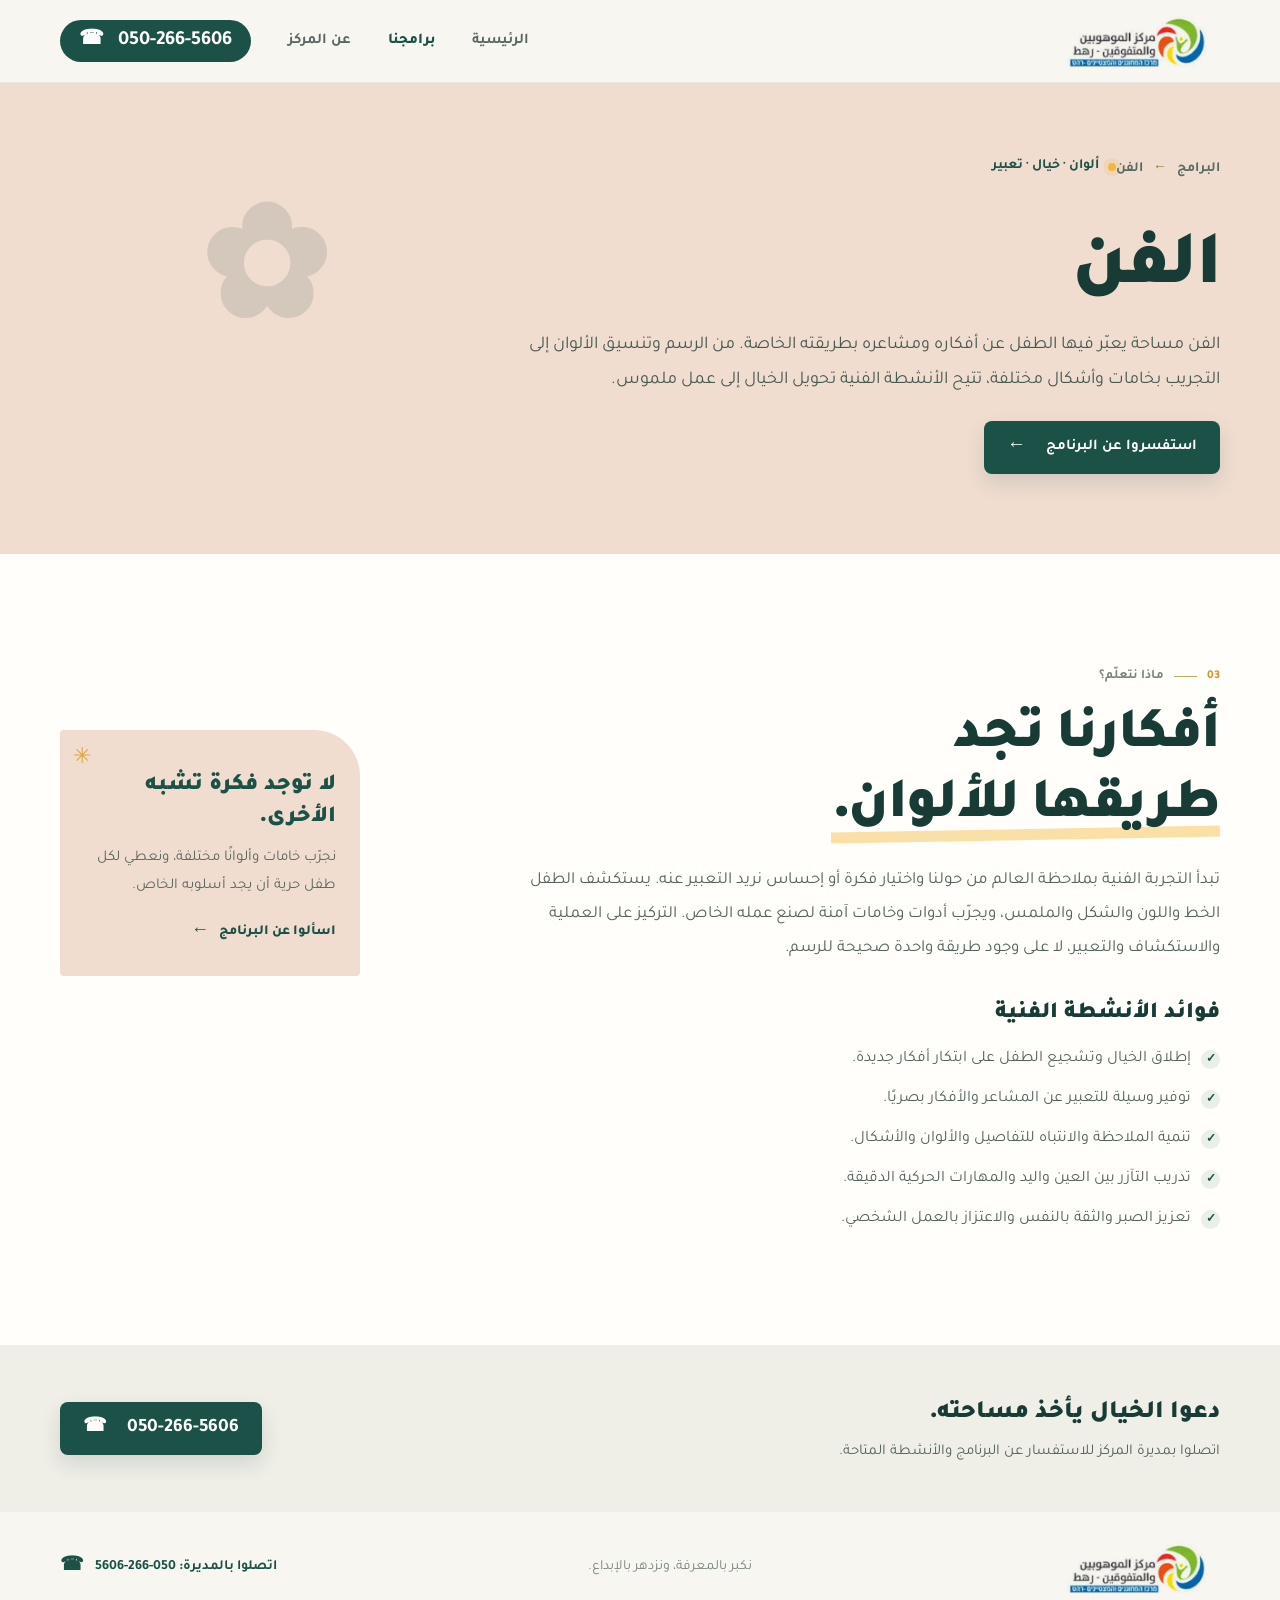
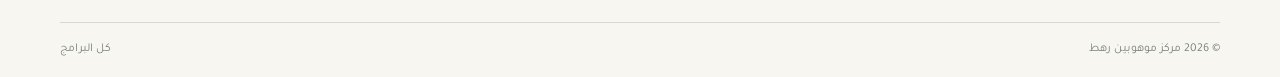
<file: art.html>
<!doctype html>
<html lang="ar" dir="rtl">
<head>
  <meta charset="utf-8"><meta name="viewport" content="width=device-width, initial-scale=1"><meta name="theme-color" content="#f7f6f1">
  <meta name="description" content="اكتشفوا الفن بوصفه مساحة للإبداع والتعبير في مركز موهوبين رهط.">
  <title>الفن | برامج مركز موهوبين رهط</title>
  <link rel="preconnect" href="https://fonts.googleapis.com"><link rel="preconnect" href="https://fonts.gstatic.com" crossorigin>
  <link href="https://fonts.googleapis.com/css2?family=Tajawal:wght@400;500;600;700;800;900&display=swap" rel="stylesheet"><link rel="stylesheet" href="styles.css"><script src="script.js" defer></script>
</head>
<body>
  <a class="skip-link" href="#main">انتقل إلى المحتوى</a>
  <header class="site-header"><div class="container nav-wrap"><a class="brand" href="index.html" aria-label="مركز موهوبين رهط، الصفحة الرئيسية"><img class="brand-logo" src="logo.png" alt="مركز الموهوبين والمتفوقين رهط"></a><button class="menu-toggle" type="button" aria-label="فتح القائمة" aria-expanded="false" aria-controls="site-nav"><span></span><span></span><span></span></button><nav class="site-nav" id="site-nav" aria-label="القائمة الرئيسية"><a href="index.html">الرئيسية</a><a href="programs.html" aria-current="page">برامجنا</a><a href="index.html#about">عن المركز</a><a class="nav-cta" href="tel:0502665606" aria-label="اتصلوا بمديرة المركز على 050-266-5606"><span class="nav-phone-number" dir="ltr">050-266-5606</span><span aria-hidden="true">☎</span></a></nav></div></header>
  <main id="main">
    <section class="detail-hero detail-peach"><div class="container detail-hero-inner"><a class="breadcrumbs" href="programs.html">البرامج <span aria-hidden="true">←</span> الفن</a><span class="detail-symbol" aria-hidden="true">✿</span><p class="eyebrow"><span class="eyebrow-dot"></span> ألوان · خيال · تعبير</p><h1>الفن</h1><p>الفن مساحة يعبّر فيها الطفل عن أفكاره ومشاعره بطريقته الخاصة. من الرسم وتنسيق الألوان إلى التجريب بخامات وأشكال مختلفة، تتيح الأنشطة الفنية تحويل الخيال إلى عمل ملموس.</p><a class="button button-primary" href="tel:0502665606">استفسروا عن البرنامج <span aria-hidden="true">←</span></a></div></section>
    <section class="detail-body section-pad"><div class="container detail-columns"><div class="detail-copy"><div class="section-label"><span>03</span><span class="label-line"></span><span>ماذا نتعلّم؟</span></div><h2>أفكارنا تجد<br><span class="highlight">طريقها للألوان.</span></h2><p>تبدأ التجربة الفنية بملاحظة العالم من حولنا واختيار فكرة أو إحساس نريد التعبير عنه. يستكشف الطفل الخط واللون والشكل والملمس، ويجرّب أدوات وخامات آمنة لصنع عمله الخاص. التركيز على العملية والاستكشاف والتعبير، لا على وجود طريقة واحدة صحيحة للرسم.</p><h3>فوائد الأنشطة الفنية</h3><ul class="benefit-list"><li>إطلاق الخيال وتشجيع الطفل على ابتكار أفكار جديدة.</li><li>توفير وسيلة للتعبير عن المشاعر والأفكار بصريًا.</li><li>تنمية الملاحظة والانتباه للتفاصيل والألوان والأشكال.</li><li>تدريب التآزر بين العين واليد والمهارات الحركية الدقيقة.</li><li>تعزيز الصبر والثقة بالنفس والاعتزاز بالعمل الشخصي.</li></ul></div><aside class="detail-aside aside-peach"><span class="aside-spark" aria-hidden="true">✳</span><h3>لا توجد فكرة تشبه الأخرى.</h3><p>نجرّب خامات وألوانًا مختلفة، ونعطي لكل طفل حرية أن يجد أسلوبه الخاص.</p><a href="contact.html">اسألوا عن البرنامج <span aria-hidden="true">←</span></a></aside></div></section>
    <section class="program-callout"><div class="container callout-inner"><div><h2>دعوا الخيال يأخذ مساحته.</h2><p>اتصلوا بمديرة المركز للاستفسار عن البرنامج والأنشطة المتاحة.</p></div><a class="button button-primary" href="tel:0502665606"><span class="phone-number" dir="ltr">050-266-5606</span><span aria-hidden="true">☎</span></a></div></section>
  </main>
  <footer class="site-footer"><div class="container footer-main"><a class="brand footer-brand" href="index.html" aria-label="مركز موهوبين رهط، الصفحة الرئيسية"><img class="brand-logo" src="logo.png" alt="مركز الموهوبين والمتفوقين رهط"></a><p>نكبر بالمعرفة، ونزدهر بالإبداع.</p><a class="back-top" href="tel:0502665606">اتصلوا بالمديرة: 050-266-5606 <span aria-hidden="true">☎</span></a></div><div class="container footer-bottom"><span>© <span id="current-year"></span> مركز موهوبين رهط</span><a href="programs.html">كل البرامج</a></div></footer>
</body>
</html>
</file>
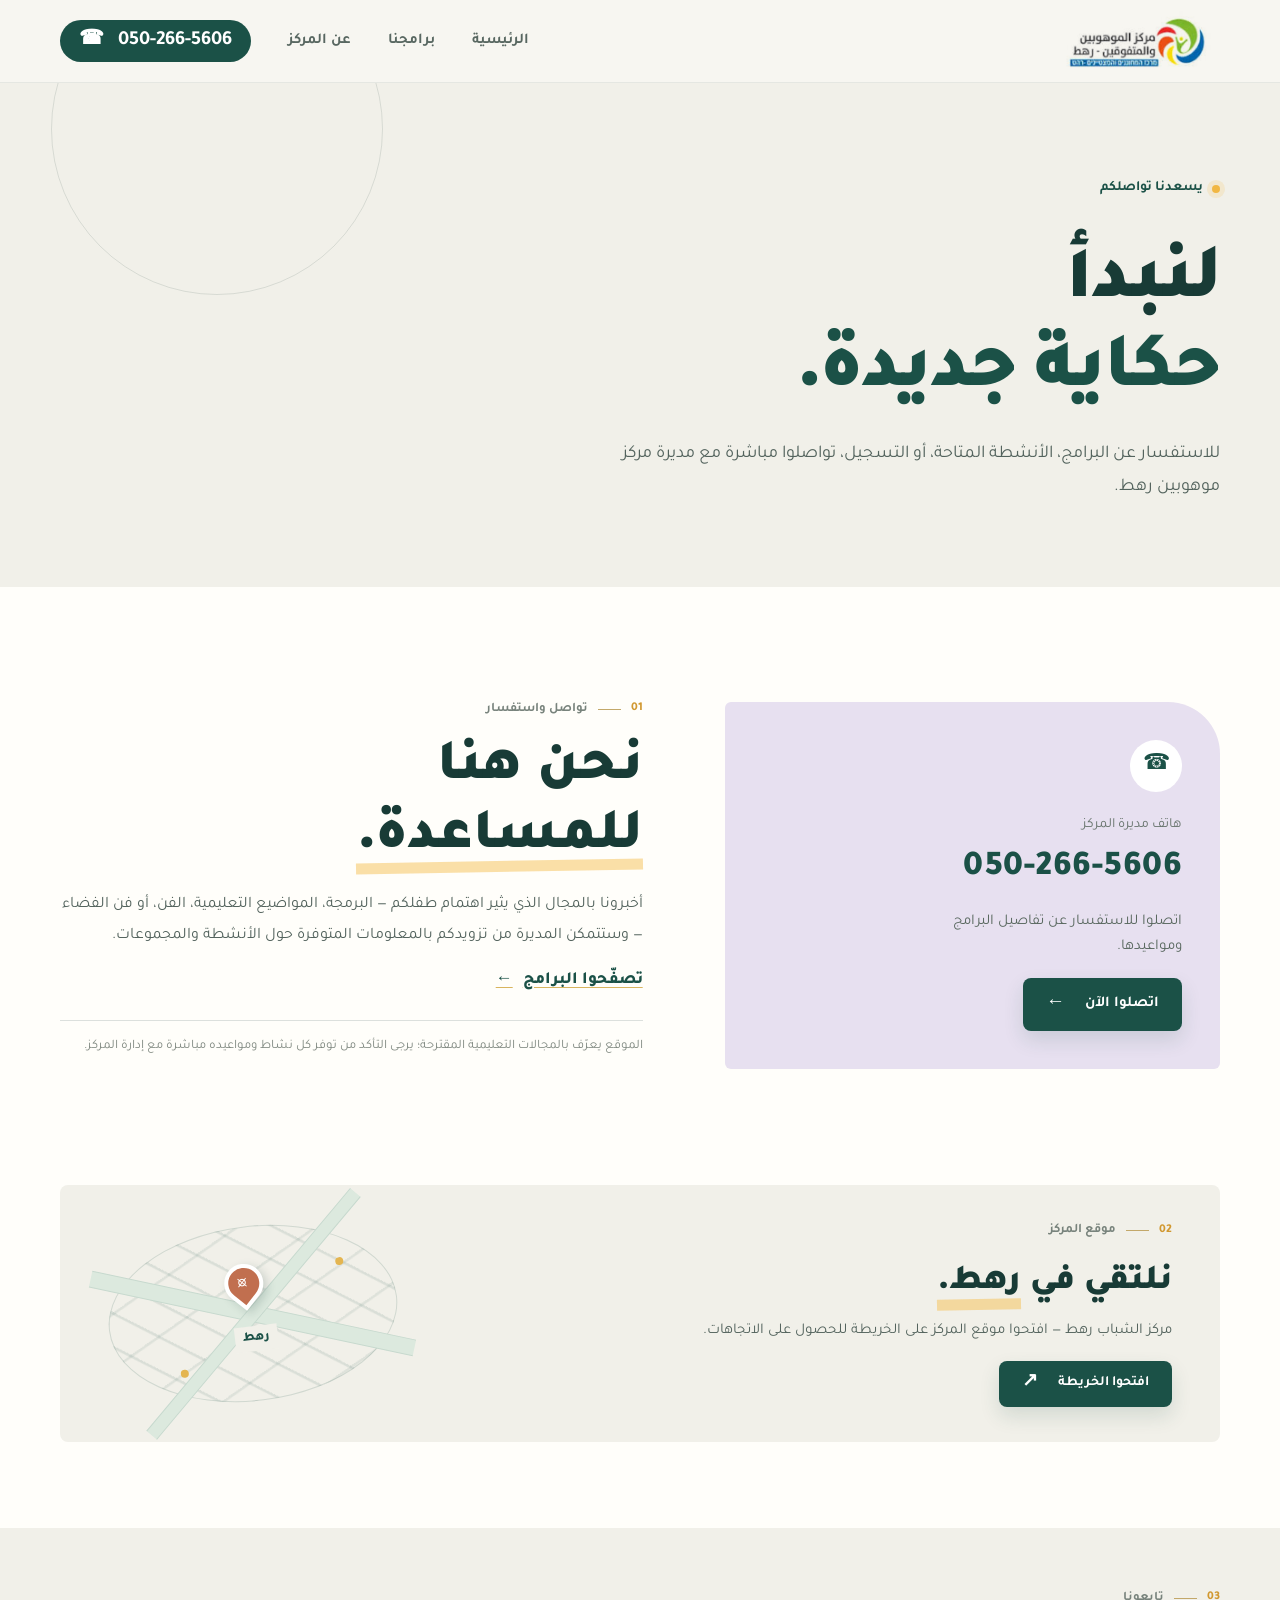
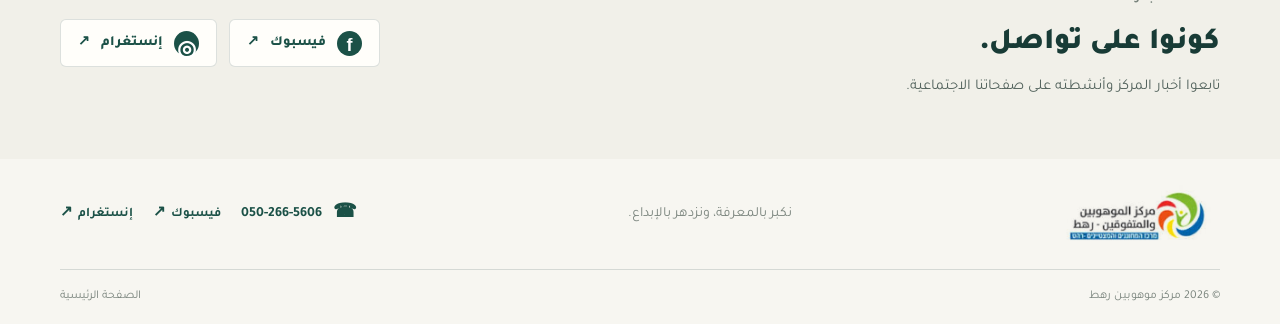
<file: contact.html>
<!doctype html>
<html lang="ar" dir="rtl">
<head>
  <meta charset="utf-8"><meta name="viewport" content="width=device-width, initial-scale=1"><meta name="theme-color" content="#f7f6f1">
  <meta name="description" content="تواصلوا مع مديرة مركز موهوبين رهط للاستفسار عن البرامج والأنشطة والتسجيل.">
  <title>تواصلوا معنا | مركز موهوبين رهط</title>
  <link rel="preconnect" href="https://fonts.googleapis.com"><link rel="preconnect" href="https://fonts.gstatic.com" crossorigin>
  <link href="https://fonts.googleapis.com/css2?family=Tajawal:wght@400;500;600;700;800;900&display=swap" rel="stylesheet"><link rel="stylesheet" href="styles.css"><script src="script.js" defer></script>
</head>
<body>
  <a class="skip-link" href="#main">انتقل إلى المحتوى</a>
  <header class="site-header"><div class="container nav-wrap"><a class="brand" href="index.html" aria-label="مركز موهوبين رهط، الصفحة الرئيسية"><img class="brand-logo" src="logo.png" alt="مركز الموهوبين والمتفوقين رهط"></a><button class="menu-toggle" type="button" aria-label="فتح القائمة" aria-expanded="false" aria-controls="site-nav"><span></span><span></span><span></span></button><nav class="site-nav" id="site-nav" aria-label="القائمة الرئيسية"><a href="index.html">الرئيسية</a><a href="programs.html">برامجنا</a><a href="index.html#about">عن المركز</a><a class="nav-cta" href="tel:0502665606" aria-label="اتصلوا بمديرة المركز على 050-266-5606"><span class="nav-phone-number" dir="ltr">050-266-5606</span><span aria-hidden="true">☎</span></a></nav></div></header>
  <main id="main">
    <section class="page-hero contact-hero"><div class="container"><p class="eyebrow"><span class="eyebrow-dot"></span> يسعدنا تواصلكم</p><h1>لنبدأ<br><span>حكاية جديدة.</span></h1><p>للاستفسار عن البرامج، الأنشطة المتاحة، أو التسجيل، تواصلوا مباشرة مع مديرة مركز موهوبين رهط.</p></div></section>
    <section class="contact-section section-pad"><div class="container contact-grid">
      <div class="contact-card"><span class="contact-icon" aria-hidden="true">☎</span><p class="contact-label">هاتف مديرة المركز</p><a class="contact-number" href="tel:0502665606" dir="ltr">050-266-5606</a><p>اتصلوا للاستفسار عن تفاصيل البرامج ومواعيدها.</p><a class="button button-primary" href="tel:0502665606">اتصلوا الآن <span aria-hidden="true">←</span></a></div>
      <div class="contact-info"><div class="section-label"><span>01</span><span class="label-line"></span><span>تواصل واستفسار</span></div><h2>نحن هنا<br><span class="highlight">للمساعدة.</span></h2><p>أخبرونا بالمجال الذي يثير اهتمام طفلكم — البرمجة، المواضيع التعليمية، الفن، أو فن الفضاء — وستتمكن المديرة من تزويدكم بالمعلومات المتوفرة حول الأنشطة والمجموعات.</p><a class="contact-programs-link" href="programs.html">تصفّحوا البرامج <span aria-hidden="true">←</span></a><p class="contact-note">الموقع يعرّف بالمجالات التعليمية المقترحة؛ يرجى التأكد من توفر كل نشاط ومواعيده مباشرة مع إدارة المركز.</p></div>
    </div></section>
    <section class="address-section">
      <div class="container address-card">
        <div class="address-copy">
          <div class="section-label"><span>02</span><span class="label-line"></span><span>موقع المركز</span></div>
          <h2>نلتقي في <span class="highlight">رهط.</span></h2>
          <p>مركز الشباب رهط — افتحوا موقع المركز على الخريطة للحصول على الاتجاهات.</p>
          <a class="button button-primary" href="https://www.google.com/maps/place/%D7%9E%D7%A8%D7%9B%D7%96+%D7%94%D7%A6%D7%A2%D7%99%D7%A8%D7%99%D7%9D+%D7%A8%D7%94%D7%98+-%E2%80%AD/@31.3925909,34.8074281,14z/data=!4m10!1m2!2m1!1z2YXYsdmD2LIg2KfZhNmF2YjZh9io2YrZhiDYsdmH2Lc!3m6!1s0x150263aac132a6af:0xcf7213b055a5f9c4!8m2!3d31.3925909!4d34.7693193!15sCiLZhdix2YPYsiDYp9mE2YXZiNmH2YjYqNmK2YYg2LHZh9i3kgEQY29ycG9yYXRlX29mZmljZeABAA!16s%2Fg%2F11g2tb28wj?hl=iw&amp;entry=ttu&amp;g_ep=EgoyMDI2MTAwNC4wIKXMDSoASAFQAw%3D%3D" target="_blank" rel="noopener noreferrer">افتحوا الخريطة <span aria-hidden="true">↗</span></a>
        </div>
        <div class="address-map-art" aria-hidden="true"><span>رهط</span><i>⌖</i><b></b><em></em></div>
      </div>
    </section>
    <section class="social-section"><div class="container social-inner">
      <div><div class="section-label"><span>03</span><span class="label-line"></span><span>تابعونا</span></div><h2>كونوا على تواصل.</h2><p>تابعوا أخبار المركز وأنشطته على صفحاتنا الاجتماعية.</p></div>
      <div class="social-buttons">
        <a class="social-button" href="https://www.facebook.com/mawhobenrahat/?locale=ar_AR" target="_blank" rel="noopener noreferrer"><span class="social-mark" aria-hidden="true">f</span> فيسبوك <span aria-hidden="true">↗</span></a>
        <a class="social-button" href="https://www.instagram.com/gifted_school_rahat/" target="_blank" rel="noopener noreferrer"><span class="social-mark instagram-mark" aria-hidden="true">◎</span> إنستغرام <span aria-hidden="true">↗</span></a>
      </div>
    </div></section>
  </main>
  <footer class="site-footer"><div class="container footer-main"><a class="brand footer-brand" href="index.html" aria-label="مركز موهوبين رهط، الصفحة الرئيسية"><img class="brand-logo" src="logo.png" alt="مركز الموهوبين والمتفوقين رهط"></a><p>نكبر بالمعرفة، ونزدهر بالإبداع.</p><div class="footer-links"><a class="back-top" href="tel:0502665606" dir="ltr">050-266-5606 <span aria-hidden="true">☎</span></a><a class="social-link" href="https://www.facebook.com/mawhobenrahat/?locale=ar_AR" target="_blank" rel="noopener noreferrer">فيسبوك <span aria-hidden="true">↗</span></a><a class="social-link" href="https://www.instagram.com/gifted_school_rahat/" target="_blank" rel="noopener noreferrer">إنستغرام <span aria-hidden="true">↗</span></a></div></div><div class="container footer-bottom"><span>© <span id="current-year"></span> مركز موهوبين رهط</span><a href="index.html">الصفحة الرئيسية</a></div></footer>
</body>
</html>
</file>
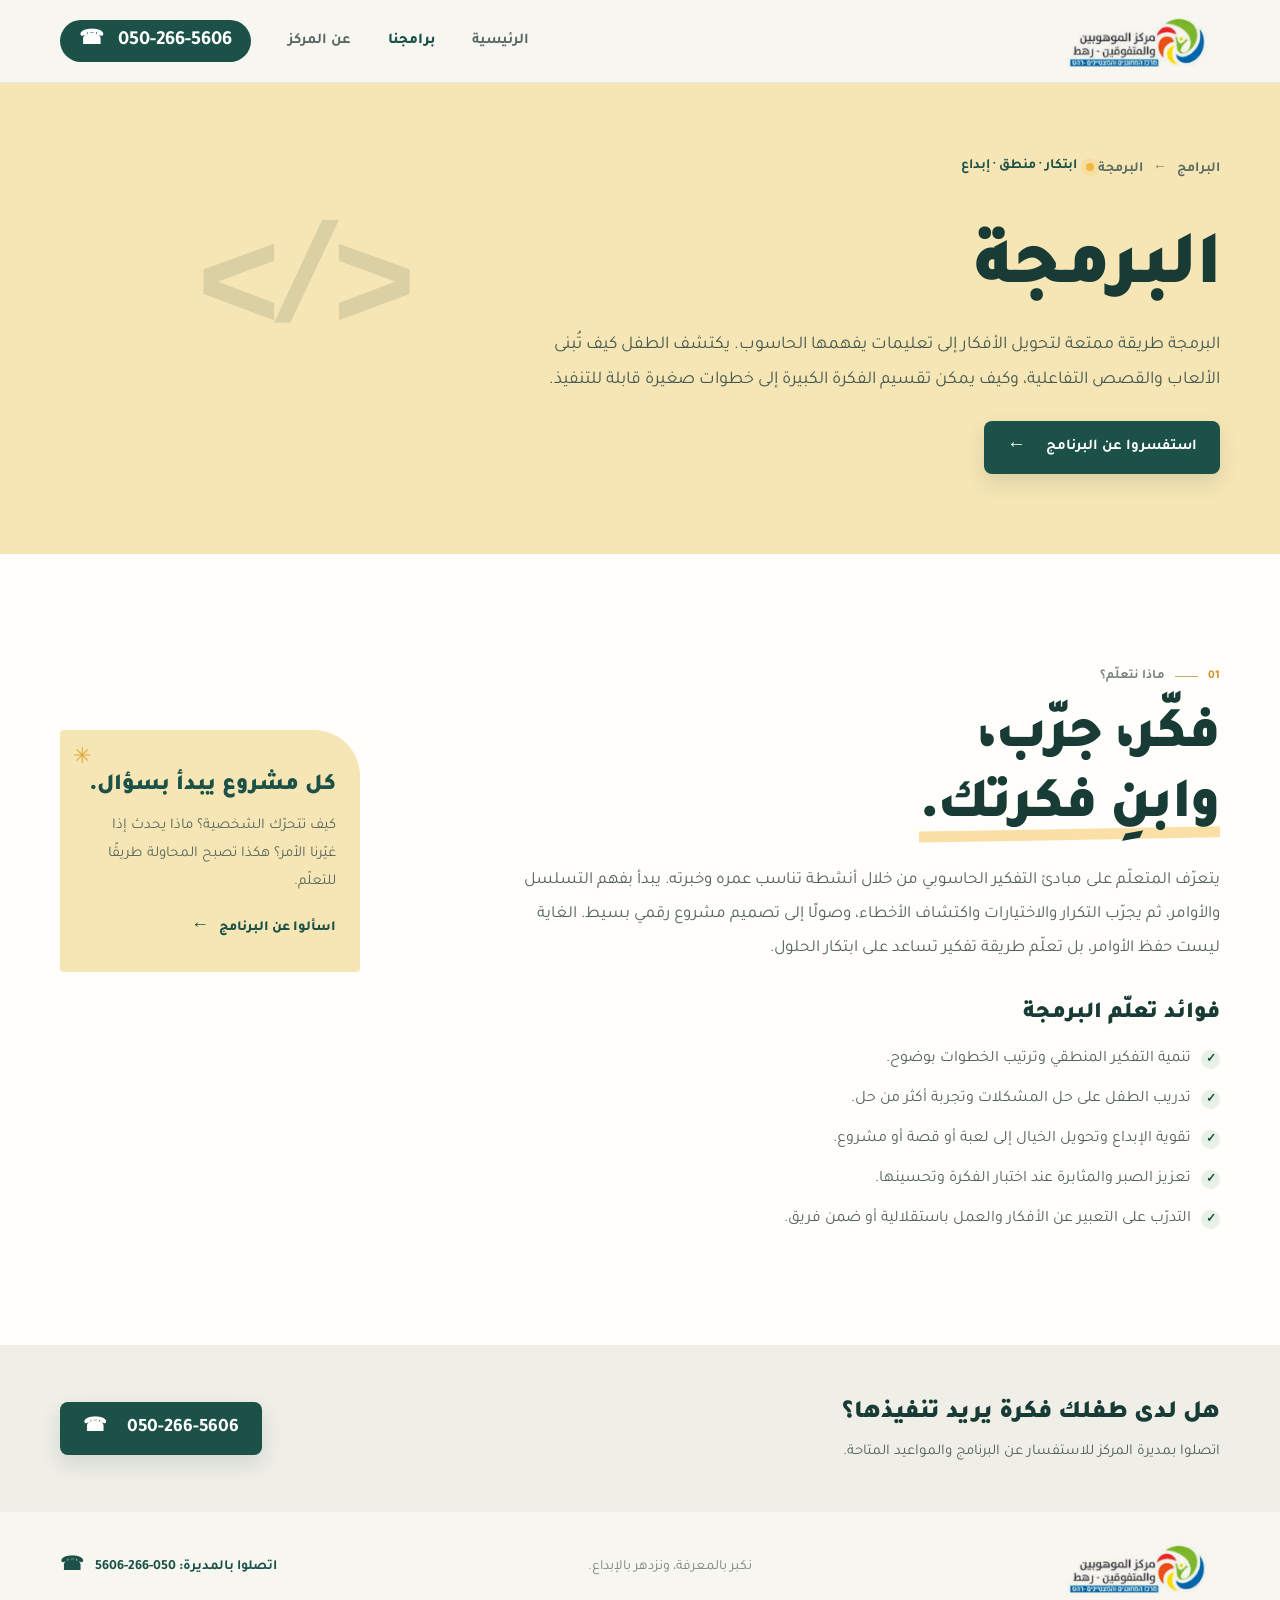
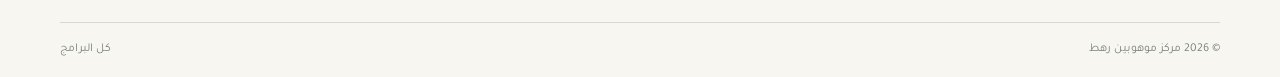
<file: programming.html>
<!doctype html>
<html lang="ar" dir="rtl">
<head>
  <meta charset="utf-8">
  <meta name="viewport" content="width=device-width, initial-scale=1">
  <meta name="theme-color" content="#f7f6f1">
  <meta name="description" content="اكتشفوا مجال البرمجة وفوائد تعلّم التفكير الحاسوبي في مركز موهوبين رهط.">
  <title>البرمجة | برامج مركز موهوبين رهط</title>
  <link rel="preconnect" href="https://fonts.googleapis.com"><link rel="preconnect" href="https://fonts.gstatic.com" crossorigin>
  <link href="https://fonts.googleapis.com/css2?family=Tajawal:wght@400;500;600;700;800;900&display=swap" rel="stylesheet">
  <link rel="stylesheet" href="styles.css"><script src="script.js" defer></script>
</head>
<body>
  <a class="skip-link" href="#main">انتقل إلى المحتوى</a>
  <header class="site-header"><div class="container nav-wrap">
    <a class="brand" href="index.html" aria-label="مركز موهوبين رهط، الصفحة الرئيسية"><img class="brand-logo" src="logo.png" alt="مركز الموهوبين والمتفوقين رهط"></a>
    <button class="menu-toggle" type="button" aria-label="فتح القائمة" aria-expanded="false" aria-controls="site-nav"><span></span><span></span><span></span></button>
    <nav class="site-nav" id="site-nav" aria-label="القائمة الرئيسية"><a href="index.html">الرئيسية</a><a href="programs.html" aria-current="page">برامجنا</a><a href="index.html#about">عن المركز</a><a class="nav-cta" href="tel:0502665606" aria-label="اتصلوا بمديرة المركز على 050-266-5606"><span class="nav-phone-number" dir="ltr">050-266-5606</span><span aria-hidden="true">☎</span></a></nav>
  </div></header>
  <main id="main">
    <section class="detail-hero detail-yellow"><div class="container detail-hero-inner">
      <a class="breadcrumbs" href="programs.html">البرامج <span aria-hidden="true">←</span> البرمجة</a>
      <span class="detail-symbol" aria-hidden="true">&lt;/&gt;</span>
      <p class="eyebrow"><span class="eyebrow-dot"></span> ابتكار · منطق · إبداع</p>
      <h1>البرمجة</h1>
      <p>البرمجة طريقة ممتعة لتحويل الأفكار إلى تعليمات يفهمها الحاسوب. يكتشف الطفل كيف تُبنى الألعاب والقصص التفاعلية، وكيف يمكن تقسيم الفكرة الكبيرة إلى خطوات صغيرة قابلة للتنفيذ.</p>
      <a class="button button-primary" href="tel:0502665606">استفسروا عن البرنامج <span aria-hidden="true">←</span></a>
    </div></section>
    <section class="detail-body section-pad"><div class="container detail-columns">
      <div class="detail-copy"><div class="section-label"><span>01</span><span class="label-line"></span><span>ماذا نتعلّم؟</span></div>
        <h2>فكّر، جرّب،<br><span class="highlight">وابنِ فكرتك.</span></h2>
        <p>يتعرّف المتعلّم على مبادئ التفكير الحاسوبي من خلال أنشطة تناسب عمره وخبرته. يبدأ بفهم التسلسل والأوامر، ثم يجرّب التكرار والاختيارات واكتشاف الأخطاء، وصولًا إلى تصميم مشروع رقمي بسيط. الغاية ليست حفظ الأوامر، بل تعلّم طريقة تفكير تساعد على ابتكار الحلول.</p>
        <h3>فوائد تعلّم البرمجة</h3>
        <ul class="benefit-list"><li>تنمية التفكير المنطقي وترتيب الخطوات بوضوح.</li><li>تدريب الطفل على حل المشكلات وتجربة أكثر من حل.</li><li>تقوية الإبداع وتحويل الخيال إلى لعبة أو قصة أو مشروع.</li><li>تعزيز الصبر والمثابرة عند اختبار الفكرة وتحسينها.</li><li>التدرّب على التعبير عن الأفكار والعمل باستقلالية أو ضمن فريق.</li></ul>
      </div>
      <aside class="detail-aside"><span class="aside-spark" aria-hidden="true">✳</span><h3>كل مشروع يبدأ بسؤال.</h3><p>كيف تتحرّك الشخصية؟ ماذا يحدث إذا غيّرنا الأمر؟ هكذا تصبح المحاولة طريقًا للتعلّم.</p><a href="contact.html">اسألوا عن البرنامج <span aria-hidden="true">←</span></a></aside>
    </div></section>
    <section class="program-callout"><div class="container callout-inner"><div><h2>هل لدى طفلك فكرة يريد تنفيذها؟</h2><p>اتصلوا بمديرة المركز للاستفسار عن البرنامج والمواعيد المتاحة.</p></div><a class="button button-primary" href="tel:0502665606"><span class="phone-number" dir="ltr">050-266-5606</span><span aria-hidden="true">☎</span></a></div></section>
  </main>
  <footer class="site-footer"><div class="container footer-main"><a class="brand footer-brand" href="index.html" aria-label="مركز موهوبين رهط، الصفحة الرئيسية"><img class="brand-logo" src="logo.png" alt="مركز الموهوبين والمتفوقين رهط"></a><p>نكبر بالمعرفة، ونزدهر بالإبداع.</p><a class="back-top" href="tel:0502665606">اتصلوا بالمديرة: 050-266-5606 <span aria-hidden="true">☎</span></a></div><div class="container footer-bottom"><span>© <span id="current-year"></span> مركز موهوبين رهط</span><a href="programs.html">كل البرامج</a></div></footer>
</body>
</html>
</file>
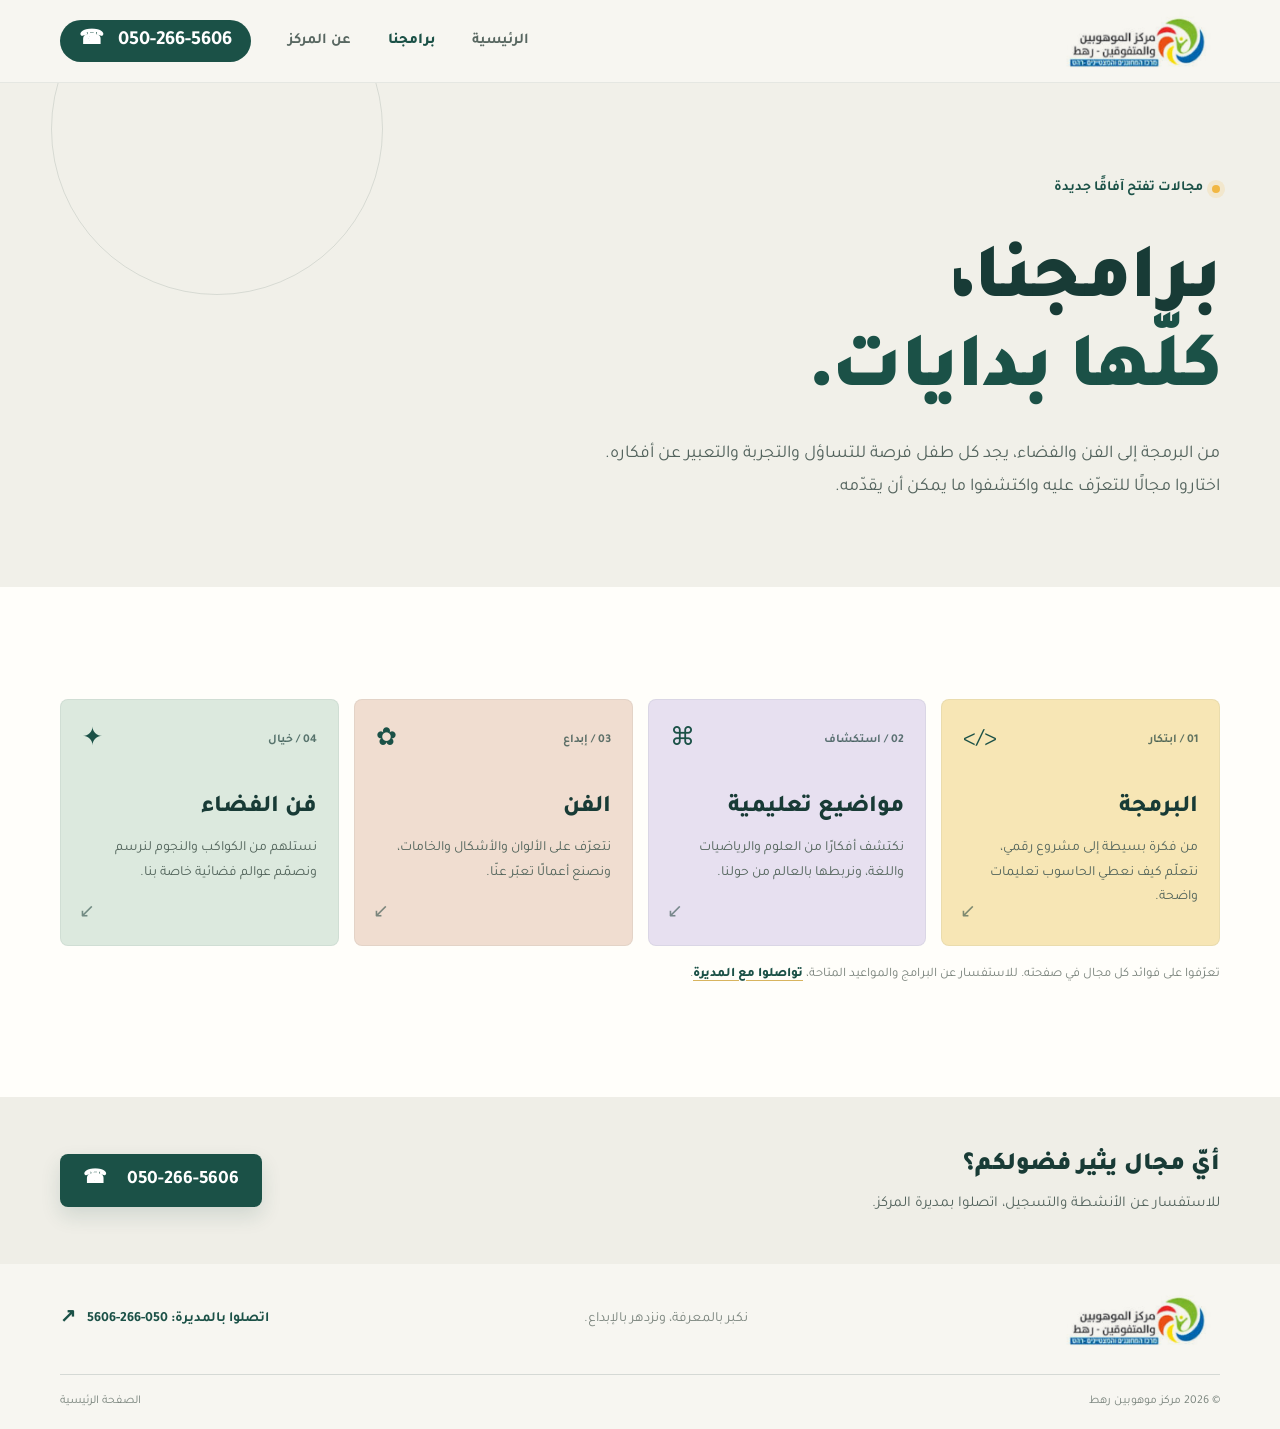
<file: programs.html>
<!doctype html>
<html lang="ar" dir="rtl">
<head>
  <meta charset="utf-8">
  <meta name="viewport" content="width=device-width, initial-scale=1">
  <meta name="theme-color" content="#f7f6f1">
  <meta name="description" content="تعرّفوا على مجالات التعلّم والإبداع في مركز موهوبين رهط.">
  <title>برامجنا | مركز موهوبين رهط</title>
  <link rel="preconnect" href="https://fonts.googleapis.com">
  <link rel="preconnect" href="https://fonts.gstatic.com" crossorigin>
  <link href="https://fonts.googleapis.com/css2?family=Tajawal:wght@400;500;600;700;800;900&display=swap" rel="stylesheet">
  <link rel="stylesheet" href="styles.css">
  <script src="script.js" defer></script>
</head>
<body>
  <a class="skip-link" href="#main">انتقل إلى المحتوى</a>
  <header class="site-header">
    <div class="container nav-wrap">
      <a class="brand" href="index.html" aria-label="مركز موهوبين رهط، الصفحة الرئيسية"><img class="brand-logo" src="logo.png" alt="مركز الموهوبين والمتفوقين رهط"></a>
      <button class="menu-toggle" type="button" aria-label="فتح القائمة" aria-expanded="false" aria-controls="site-nav"><span></span><span></span><span></span></button>
      <nav class="site-nav" id="site-nav" aria-label="القائمة الرئيسية">
        <a href="index.html">الرئيسية</a><a href="programs.html" aria-current="page">برامجنا</a><a href="index.html#about">عن المركز</a>
        <a class="nav-cta" href="tel:0502665606" aria-label="اتصلوا بمديرة المركز على 050-266-5606"><span class="nav-phone-number" dir="ltr">050-266-5606</span><span aria-hidden="true">☎</span></a>
      </nav>
    </div>
  </header>
  <main id="main">
    <section class="page-hero">
      <div class="container">
        <p class="eyebrow"><span class="eyebrow-dot"></span> مجالات تفتح آفاقًا جديدة</p>
        <h1>برامجنا،<br><span>كلّها بدايات.</span></h1>
        <p>من البرمجة إلى الفن والفضاء، يجد كل طفل فرصة للتساؤل والتجربة والتعبير عن أفكاره. اختاروا مجالًا للتعرّف عليه واكتشفوا ما يمكن أن يقدّمه.</p>
      </div>
    </section>
    <section class="programs-page section-pad">
      <div class="container">
        <div class="program-grid">
          <article class="program-card card-yellow"><a class="program-card-link" href="programming.html">
            <div class="program-top"><span class="program-number">01 / ابتكار</span><span class="program-icon" aria-hidden="true">&lt;/&gt;</span></div>
            <h3>البرمجة</h3><p>من فكرة بسيطة إلى مشروع رقمي، نتعلّم كيف نعطي الحاسوب تعليمات واضحة.</p><span class="card-arrow" aria-hidden="true">↙</span>
          </a></article>
          <article class="program-card card-lilac"><a class="program-card-link" href="subjects.html">
            <div class="program-top"><span class="program-number">02 / استكشاف</span><span class="program-icon" aria-hidden="true">⌘</span></div>
            <h3>مواضيع تعليمية</h3><p>نكتشف أفكارًا من العلوم والرياضيات واللغة، ونربطها بالعالم من حولنا.</p><span class="card-arrow" aria-hidden="true">↙</span>
          </a></article>
          <article class="program-card card-peach"><a class="program-card-link" href="art.html">
            <div class="program-top"><span class="program-number">03 / إبداع</span><span class="program-icon" aria-hidden="true">✿</span></div>
            <h3>الفن</h3><p>نتعرّف على الألوان والأشكال والخامات، ونصنع أعمالًا تعبّر عنّا.</p><span class="card-arrow" aria-hidden="true">↙</span>
          </a></article>
          <article class="program-card card-mint"><a class="program-card-link" href="space-art.html">
            <div class="program-top"><span class="program-number">04 / خيال</span><span class="program-icon" aria-hidden="true">✦</span></div>
            <h3>فن الفضاء</h3><p>نستلهم من الكواكب والنجوم لنرسم ونصمّم عوالم فضائية خاصة بنا.</p><span class="card-arrow" aria-hidden="true">↙</span>
          </a></article>
        </div>
        <p class="programs-note">تعرّفوا على فوائد كل مجال في صفحته. للاستفسار عن البرامج والمواعيد المتاحة، <a href="contact.html">تواصلوا مع المديرة</a>.</p>
      </div>
    </section>
    <section class="program-callout">
      <div class="container callout-inner">
        <div><h2>أيّ مجال يثير فضولكم؟</h2><p>للاستفسار عن الأنشطة والتسجيل، اتصلوا بمديرة المركز.</p></div>
        <a class="button button-primary" href="tel:0502665606" dir="rtl"><span class="phone-number" dir="ltr">050-266-5606</span> <span aria-hidden="true">☎</span></a>
      </div>
    </section>
  </main>
  <footer class="site-footer"><div class="container footer-main">
    <a class="brand footer-brand" href="index.html" aria-label="مركز موهوبين رهط، الصفحة الرئيسية"><img class="brand-logo" src="logo.png" alt="مركز الموهوبين والمتفوقين رهط"></a>
    <p>نكبر بالمعرفة، ونزدهر بالإبداع.</p><a class="back-top" href="tel:0502665606">اتصلوا بالمديرة: 050-266-5606 <span aria-hidden="true">↗</span></a>
  </div><div class="container footer-bottom"><span>© <span id="current-year"></span> مركز موهوبين رهط</span><a href="index.html">الصفحة الرئيسية</a></div></footer>
</body>
</html>
</file>
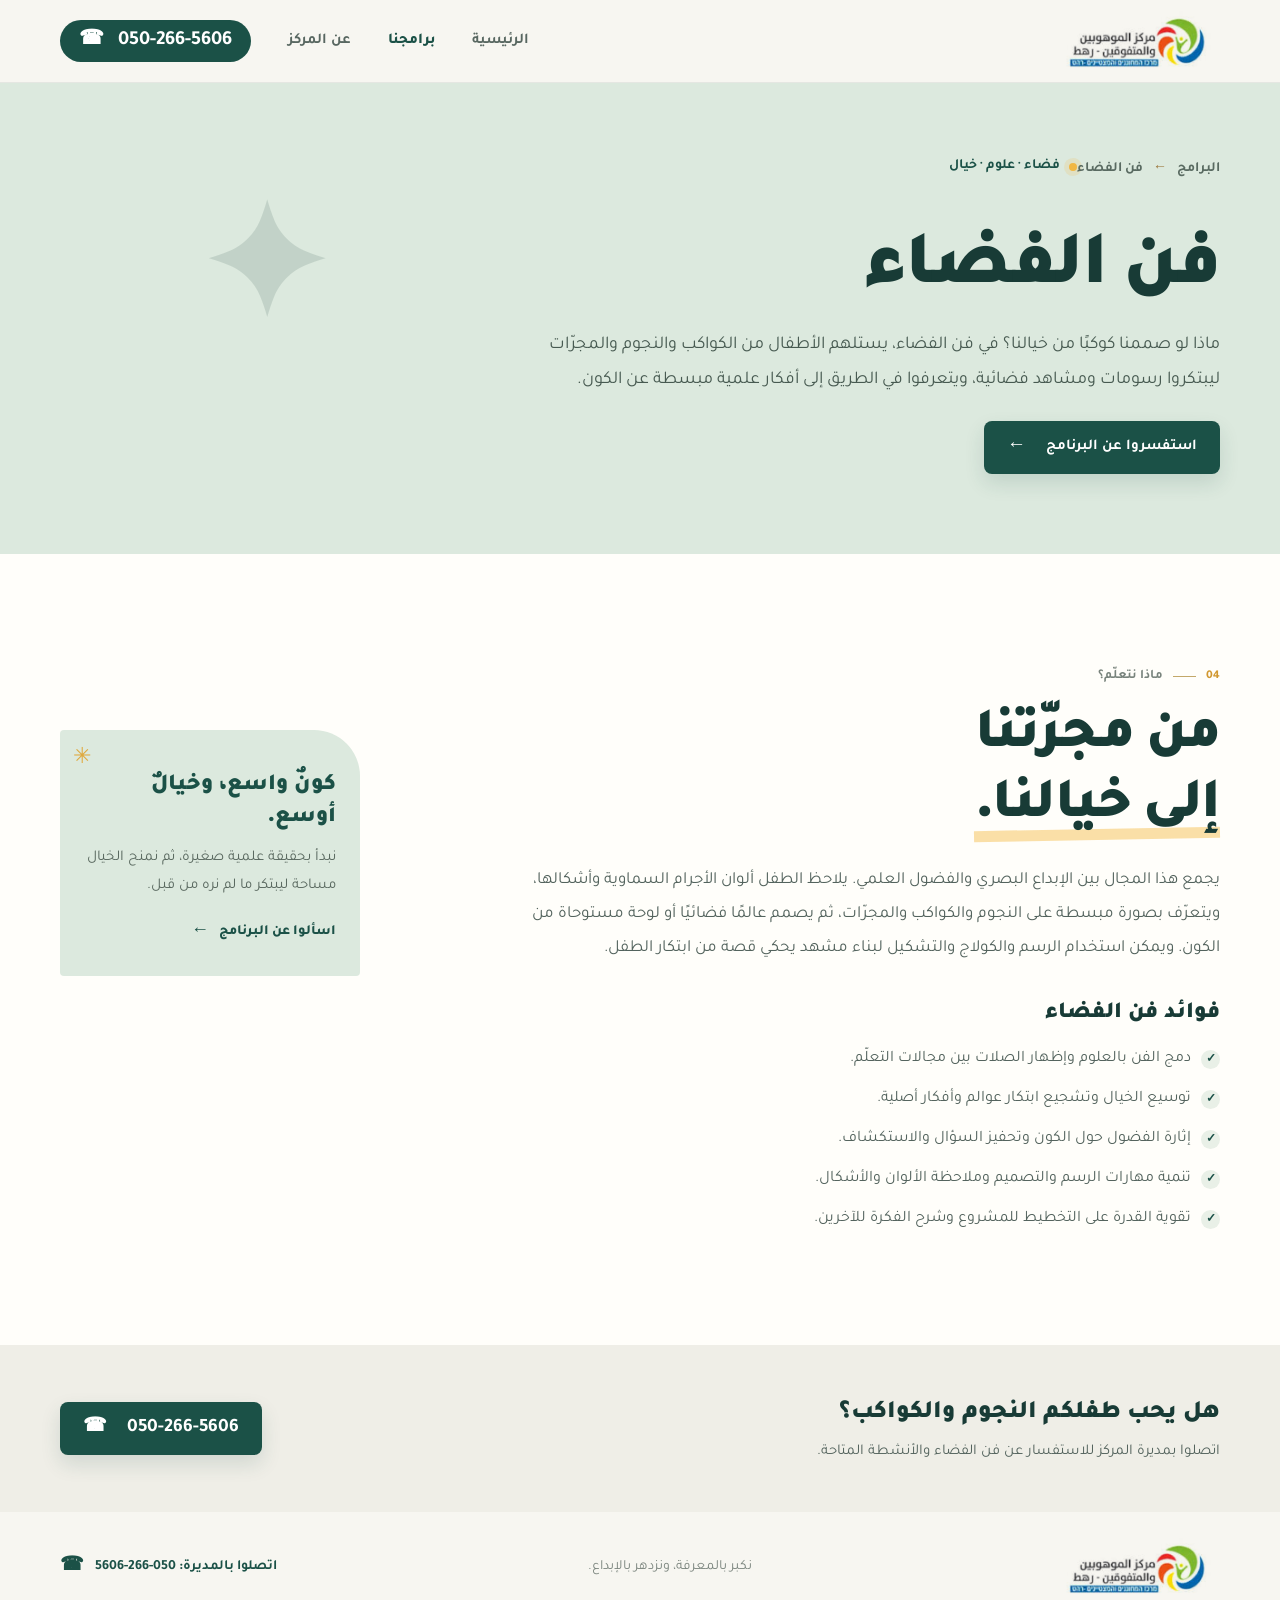
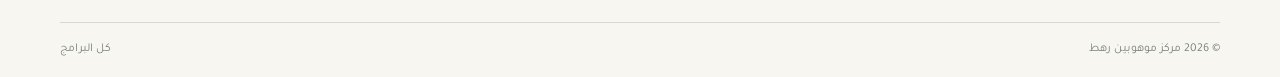
<file: space-art.html>
<!doctype html>
<html lang="ar" dir="rtl">
<head>
  <meta charset="utf-8"><meta name="viewport" content="width=device-width, initial-scale=1"><meta name="theme-color" content="#f7f6f1">
  <meta name="description" content="فن الفضاء: خيال فني يلتقي بالفضول حول الكواكب والنجوم في مركز موهوبين رهط.">
  <title>فن الفضاء | برامج مركز موهوبين رهط</title>
  <link rel="preconnect" href="https://fonts.googleapis.com"><link rel="preconnect" href="https://fonts.gstatic.com" crossorigin>
  <link href="https://fonts.googleapis.com/css2?family=Tajawal:wght@400;500;600;700;800;900&display=swap" rel="stylesheet"><link rel="stylesheet" href="styles.css"><script src="script.js" defer></script>
</head>
<body>
  <a class="skip-link" href="#main">انتقل إلى المحتوى</a>
  <header class="site-header"><div class="container nav-wrap"><a class="brand" href="index.html" aria-label="مركز موهوبين رهط، الصفحة الرئيسية"><img class="brand-logo" src="logo.png" alt="مركز الموهوبين والمتفوقين رهط"></a><button class="menu-toggle" type="button" aria-label="فتح القائمة" aria-expanded="false" aria-controls="site-nav"><span></span><span></span><span></span></button><nav class="site-nav" id="site-nav" aria-label="القائمة الرئيسية"><a href="index.html">الرئيسية</a><a href="programs.html" aria-current="page">برامجنا</a><a href="index.html#about">عن المركز</a><a class="nav-cta" href="tel:0502665606" aria-label="اتصلوا بمديرة المركز على 050-266-5606"><span class="nav-phone-number" dir="ltr">050-266-5606</span><span aria-hidden="true">☎</span></a></nav></div></header>
  <main id="main">
    <section class="detail-hero detail-mint"><div class="container detail-hero-inner"><a class="breadcrumbs" href="programs.html">البرامج <span aria-hidden="true">←</span> فن الفضاء</a><span class="detail-symbol" aria-hidden="true">✦</span><p class="eyebrow"><span class="eyebrow-dot"></span> فضاء · علوم · خيال</p><h1>فن الفضاء</h1><p>ماذا لو صممنا كوكبًا من خيالنا؟ في فن الفضاء، يستلهم الأطفال من الكواكب والنجوم والمجرّات ليبتكروا رسومات ومشاهد فضائية، ويتعرفوا في الطريق إلى أفكار علمية مبسطة عن الكون.</p><a class="button button-primary" href="tel:0502665606">استفسروا عن البرنامج <span aria-hidden="true">←</span></a></div></section>
    <section class="detail-body section-pad"><div class="container detail-columns"><div class="detail-copy"><div class="section-label"><span>04</span><span class="label-line"></span><span>ماذا نتعلّم؟</span></div><h2>من مجرّتنا<br><span class="highlight">إلى خيالنا.</span></h2><p>يجمع هذا المجال بين الإبداع البصري والفضول العلمي. يلاحظ الطفل ألوان الأجرام السماوية وأشكالها، ويتعرّف بصورة مبسطة على النجوم والكواكب والمجرّات، ثم يصمم عالمًا فضائيًا أو لوحة مستوحاة من الكون. ويمكن استخدام الرسم والكولاج والتشكيل لبناء مشهد يحكي قصة من ابتكار الطفل.</p><h3>فوائد فن الفضاء</h3><ul class="benefit-list"><li>دمج الفن بالعلوم وإظهار الصلات بين مجالات التعلّم.</li><li>توسيع الخيال وتشجيع ابتكار عوالم وأفكار أصلية.</li><li>إثارة الفضول حول الكون وتحفيز السؤال والاستكشاف.</li><li>تنمية مهارات الرسم والتصميم وملاحظة الألوان والأشكال.</li><li>تقوية القدرة على التخطيط للمشروع وشرح الفكرة للآخرين.</li></ul></div><aside class="detail-aside aside-mint"><span class="aside-spark" aria-hidden="true">✳</span><h3>كونٌ واسع، وخيالٌ أوسع.</h3><p>نبدأ بحقيقة علمية صغيرة، ثم نمنح الخيال مساحة ليبتكر ما لم نره من قبل.</p><a href="contact.html">اسألوا عن البرنامج <span aria-hidden="true">←</span></a></aside></div></section>
    <section class="program-callout"><div class="container callout-inner"><div><h2>هل يحب طفلكم النجوم والكواكب؟</h2><p>اتصلوا بمديرة المركز للاستفسار عن فن الفضاء والأنشطة المتاحة.</p></div><a class="button button-primary" href="tel:0502665606"><span class="phone-number" dir="ltr">050-266-5606</span><span aria-hidden="true">☎</span></a></div></section>
  </main>
  <footer class="site-footer"><div class="container footer-main"><a class="brand footer-brand" href="index.html" aria-label="مركز موهوبين رهط، الصفحة الرئيسية"><img class="brand-logo" src="logo.png" alt="مركز الموهوبين والمتفوقين رهط"></a><p>نكبر بالمعرفة، ونزدهر بالإبداع.</p><a class="back-top" href="tel:0502665606">اتصلوا بالمديرة: 050-266-5606 <span aria-hidden="true">☎</span></a></div><div class="container footer-bottom"><span>© <span id="current-year"></span> مركز موهوبين رهط</span><a href="programs.html">كل البرامج</a></div></footer>
</body>
</html>
</file>
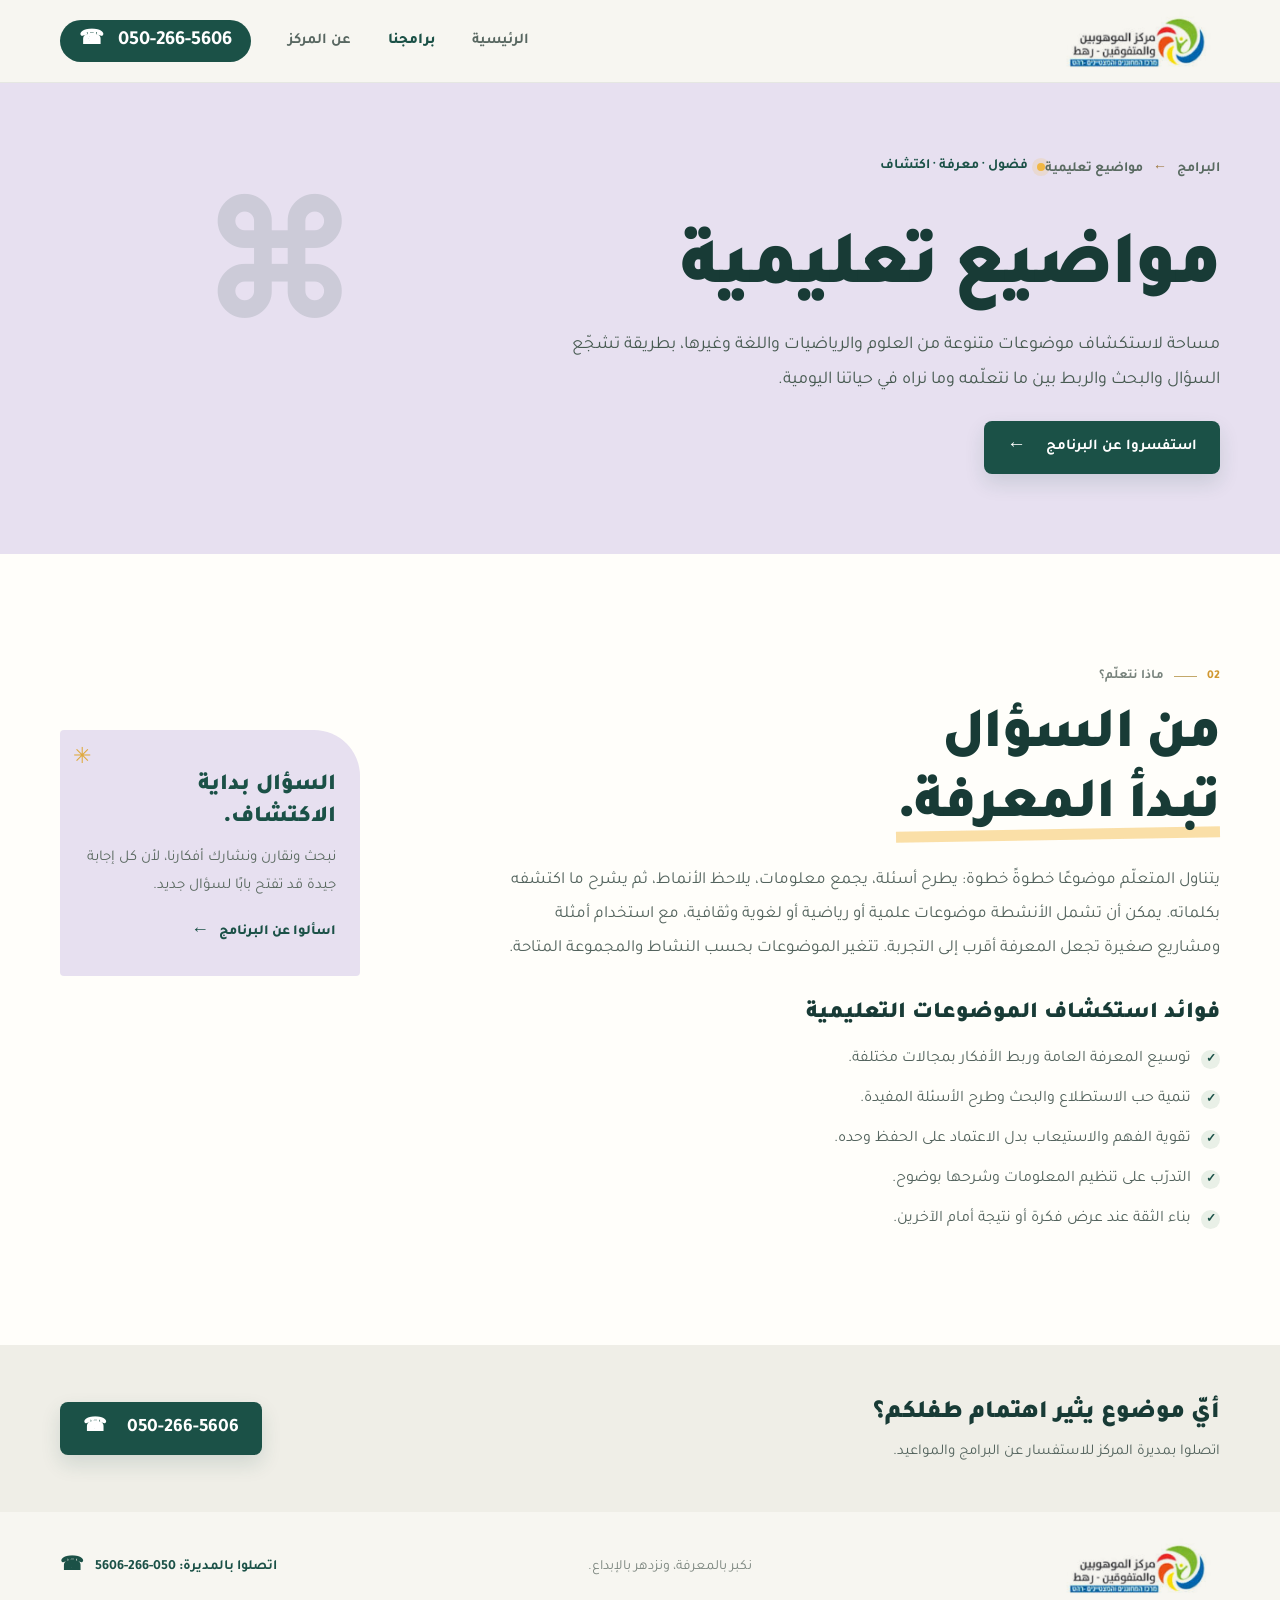
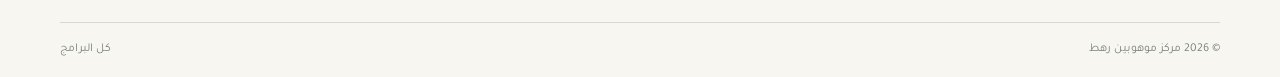
<file: subjects.html>
<!doctype html>
<html lang="ar" dir="rtl">
<head>
  <meta charset="utf-8"><meta name="viewport" content="width=device-width, initial-scale=1"><meta name="theme-color" content="#f7f6f1">
  <meta name="description" content="مواضيع تعليمية تفتح باب الفضول والبحث والتعلّم في مركز موهوبين رهط.">
  <title>مواضيع تعليمية | برامج مركز موهوبين رهط</title>
  <link rel="preconnect" href="https://fonts.googleapis.com"><link rel="preconnect" href="https://fonts.gstatic.com" crossorigin>
  <link href="https://fonts.googleapis.com/css2?family=Tajawal:wght@400;500;600;700;800;900&display=swap" rel="stylesheet"><link rel="stylesheet" href="styles.css"><script src="script.js" defer></script>
</head>
<body>
  <a class="skip-link" href="#main">انتقل إلى المحتوى</a>
  <header class="site-header"><div class="container nav-wrap"><a class="brand" href="index.html" aria-label="مركز موهوبين رهط، الصفحة الرئيسية"><img class="brand-logo" src="logo.png" alt="مركز الموهوبين والمتفوقين رهط"></a><button class="menu-toggle" type="button" aria-label="فتح القائمة" aria-expanded="false" aria-controls="site-nav"><span></span><span></span><span></span></button><nav class="site-nav" id="site-nav" aria-label="القائمة الرئيسية"><a href="index.html">الرئيسية</a><a href="programs.html" aria-current="page">برامجنا</a><a href="index.html#about">عن المركز</a><a class="nav-cta" href="tel:0502665606" aria-label="اتصلوا بمديرة المركز على 050-266-5606"><span class="nav-phone-number" dir="ltr">050-266-5606</span><span aria-hidden="true">☎</span></a></nav></div></header>
  <main id="main">
    <section class="detail-hero detail-lilac"><div class="container detail-hero-inner"><a class="breadcrumbs" href="programs.html">البرامج <span aria-hidden="true">←</span> مواضيع تعليمية</a><span class="detail-symbol" aria-hidden="true">⌘</span><p class="eyebrow"><span class="eyebrow-dot"></span> فضول · معرفة · اكتشاف</p><h1>مواضيع تعليمية</h1><p>مساحة لاستكشاف موضوعات متنوعة من العلوم والرياضيات واللغة وغيرها، بطريقة تشجّع السؤال والبحث والربط بين ما نتعلّمه وما نراه في حياتنا اليومية.</p><a class="button button-primary" href="tel:0502665606">استفسروا عن البرنامج <span aria-hidden="true">←</span></a></div></section>
    <section class="detail-body section-pad"><div class="container detail-columns"><div class="detail-copy"><div class="section-label"><span>02</span><span class="label-line"></span><span>ماذا نتعلّم؟</span></div><h2>من السؤال<br><span class="highlight">تبدأ المعرفة.</span></h2><p>يتناول المتعلّم موضوعًا خطوةً خطوة: يطرح أسئلة، يجمع معلومات، يلاحظ الأنماط، ثم يشرح ما اكتشفه بكلماته. يمكن أن تشمل الأنشطة موضوعات علمية أو رياضية أو لغوية وثقافية، مع استخدام أمثلة ومشاريع صغيرة تجعل المعرفة أقرب إلى التجربة. تتغير الموضوعات بحسب النشاط والمجموعة المتاحة.</p><h3>فوائد استكشاف الموضوعات التعليمية</h3><ul class="benefit-list"><li>توسيع المعرفة العامة وربط الأفكار بمجالات مختلفة.</li><li>تنمية حب الاستطلاع والبحث وطرح الأسئلة المفيدة.</li><li>تقوية الفهم والاستيعاب بدل الاعتماد على الحفظ وحده.</li><li>التدرّب على تنظيم المعلومات وشرحها بوضوح.</li><li>بناء الثقة عند عرض فكرة أو نتيجة أمام الآخرين.</li></ul></div><aside class="detail-aside aside-lilac"><span class="aside-spark" aria-hidden="true">✳</span><h3>السؤال بداية الاكتشاف.</h3><p>نبحث ونقارن ونشارك أفكارنا، لأن كل إجابة جيدة قد تفتح بابًا لسؤال جديد.</p><a href="contact.html">اسألوا عن البرنامج <span aria-hidden="true">←</span></a></aside></div></section>
    <section class="program-callout"><div class="container callout-inner"><div><h2>أيّ موضوع يثير اهتمام طفلكم؟</h2><p>اتصلوا بمديرة المركز للاستفسار عن البرامج والمواعيد.</p></div><a class="button button-primary" href="tel:0502665606"><span class="phone-number" dir="ltr">050-266-5606</span><span aria-hidden="true">☎</span></a></div></section>
  </main>
  <footer class="site-footer"><div class="container footer-main"><a class="brand footer-brand" href="index.html" aria-label="مركز موهوبين رهط، الصفحة الرئيسية"><img class="brand-logo" src="logo.png" alt="مركز الموهوبين والمتفوقين رهط"></a><p>نكبر بالمعرفة، ونزدهر بالإبداع.</p><a class="back-top" href="tel:0502665606">اتصلوا بالمديرة: 050-266-5606 <span aria-hidden="true">☎</span></a></div><div class="container footer-bottom"><span>© <span id="current-year"></span> مركز موهوبين رهط</span><a href="programs.html">كل البرامج</a></div></footer>
</body>
</html>
</file>
<file: styles.css>
:root {
  color-scheme: light;
  --ink: #183b36;
  --ink-soft: #53635d;
  --paper: #f7f6f1;
  --white: #fffefa;
  --green: #1b5147;
  --green-dark: #123d35;
  --yellow: #f4bd4d;
  --line: rgba(24, 59, 54, .15);
  --font: "Tajawal", "Segoe UI", Tahoma, sans-serif;
}

* { box-sizing: border-box; }

html { scroll-behavior: smooth; scroll-padding-top: 96px; }

body {
  margin: 0;
  background: var(--paper);
  color: var(--ink);
  font-family: var(--font);
  font-size: 17px;
  line-height: 1.65;
  -webkit-font-smoothing: antialiased;
}

a { color: inherit; text-decoration: none; }
button { font: inherit; }
img { display: block; max-width: 100%; }

.container { width: min(1160px, calc(100% - 56px)); margin-inline: auto; }
.section-pad { padding-block: 112px; }
.skip-link { position: fixed; z-index: 20; top: 12px; right: 12px; padding: 10px 16px; transform: translateY(-160%); background: var(--ink); color: white; border-radius: 8px; }
.skip-link:focus { transform: translateY(0); }

.site-header {
  position: sticky;
  z-index: 10;
  top: 0;
  background: rgba(247, 246, 241, .94);
  border-bottom: 1px solid rgba(24, 59, 54, .08);
  backdrop-filter: blur(14px);
}

.nav-wrap { min-height: 82px; display: flex; align-items: center; justify-content: space-between; }
.brand { display: inline-flex; align-items: center; }
.brand-logo { width: 158px; height: 64px; object-fit: contain; }
.site-nav { display: flex; align-items: center; gap: 37px; color: #586761; font-size: 15px; font-weight: 600; }
.site-nav > a:not(.nav-cta):hover, .text-link:hover { color: var(--green); }
.site-nav > a[aria-current="page"]:not(.nav-cta) { color: var(--green); font-weight: 800; }
.nav-cta { display: inline-flex; align-items: center; gap: 14px; padding: 11px 19px; background: var(--green); color: white; border-radius: 999px; transition: background .2s, transform .2s; }
.nav-cta:hover, .button-primary:hover { background: var(--green-dark); transform: translateY(-2px); }
.nav-cta span { font-size: 20px; line-height: 1; }
.menu-toggle { display: none; }

.hero { min-height: 652px; position: relative; display: flex; align-items: center; overflow: hidden; }
.hero-grid { position: relative; z-index: 1; display: grid; grid-template-columns: 1fr .93fr; align-items: center; gap: 54px; padding-block: 60px 78px; }
.hero-copy { padding-top: 8px; }
.eyebrow { display: inline-flex; align-items: center; gap: 9px; margin: 0 0 23px; color: var(--green); font-size: 14px; font-weight: 700; }
.eyebrow-dot { width: 8px; height: 8px; background: #f1b743; border-radius: 50%; box-shadow: 0 0 0 5px rgba(241, 183, 67, .17); }
h1, h2, h3, p { margin-top: 0; }
.hero h1 { margin-bottom: 20px; font-size: clamp(54px, 6.2vw, 79px); font-weight: 900; letter-spacing: -2.5px; line-height: 1.14; }
.hero h1 span { position: relative; display: inline-block; z-index: 0; color: var(--green); }
.hero h1 span::after { position: absolute; z-index: -1; right: -4px; bottom: 8px; left: -4px; height: 17px; background: #f3c966; opacity: .68; content: ""; transform: rotate(-1.2deg); }
.hero-description { max-width: 480px; margin-bottom: 29px; color: var(--ink-soft); font-size: 19px; line-height: 1.85; }
.hero-actions { display: flex; align-items: center; gap: 27px; }
.button { min-height: 53px; display: inline-flex; align-items: center; justify-content: center; gap: 20px; padding: 0 23px; border-radius: 8px; font-size: 15px; font-weight: 700; transition: background .2s, transform .2s; }
.button-primary { background: var(--green); color: white; box-shadow: 0 9px 20px rgba(27, 81, 71, .14); }
.button-primary span { font-size: 19px; line-height: 1; }
.text-link { display: inline-flex; align-items: center; gap: 10px; color: #53635d; font-size: 15px; font-weight: 700; transition: color .2s; }
.hero-note { display: flex; align-items: center; gap: 11px; margin-top: 44px; color: #78827b; font-size: 13px; }
.hero-note p { margin: 0; }
.note-stars { color: #d69b31; font-size: 19px; }

.hero-visual { position: relative; width: min(100%, 494px); justify-self: center; padding: 18px 22px 27px 9px; }
.photo-frame { position: relative; z-index: 1; height: 429px; overflow: visible; border-radius: 47% 47% 13px 13px / 38% 38% 13px 13px; }
.photo-frame::before { position: absolute; z-index: -1; top: 21px; right: 22px; bottom: -14px; left: -14px; border: 1px solid rgba(27, 81, 71, .3); border-radius: inherit; content: ""; }
.photo-frame > img { width: 100%; height: 100%; object-fit: cover; border-radius: inherit; }
.photo-frame::after { position: absolute; inset: 40% 0 0; border-radius: 0 0 13px 13px; background: linear-gradient(0deg, rgba(16, 48, 42, .42), transparent); content: ""; }
.photo-sticker { position: absolute; z-index: 2; top: 51px; left: -27px; display: grid; width: 68px; height: 68px; place-items: center; background: var(--yellow); color: var(--green-dark); border-radius: 50%; font-size: 33px; transform: rotate(-12deg); }
.photo-caption { position: absolute; z-index: 2; right: 21px; bottom: 19px; left: 20px; display: flex; align-items: center; gap: 12px; color: white; text-decoration: none; }
.photo-caption:hover strong, .photo-caption:focus-visible strong { text-decoration: underline; text-underline-offset: 3px; }
.caption-icon { width: 39px; height: 39px; display: grid; place-items: center; background: rgba(255, 255, 255, .18); border: 1px solid rgba(255, 255, 255, .28); border-radius: 50%; font-size: 19px; }
.photo-caption div { display: grid; line-height: 1.35; }
.photo-caption strong { font-size: 16px; }
.photo-caption div span { color: rgba(255, 255, 255, .82); font-size: 13px; }
.orbit { position: absolute; border: 1px dashed rgba(27, 81, 71, .25); border-radius: 50%; }
.orbit-one { z-index: -1; top: 4px; right: 3px; width: 100px; height: 100px; }
.orbit-two { z-index: -1; right: -34px; bottom: 7px; width: 31px; height: 31px; }
.floating-star { position: absolute; z-index: 2; right: -34px; top: 101px; color: #e3a63d; font-size: 27px; }
.hero-shape { position: absolute; border-radius: 50%; pointer-events: none; }
.hero-shape-one { top: 96px; left: -130px; width: 280px; height: 280px; background: rgba(229, 228, 211, .34); }
.hero-shape-two { right: 42%; bottom: -240px; width: 390px; height: 390px; border: 1px solid rgba(24, 59, 54, .09); }
.scroll-cue { position: absolute; bottom: 16px; left: 50%; display: grid; width: 25px; height: 40px; place-items: start center; padding-top: 7px; border: 1px solid rgba(24, 59, 54, .25); border-radius: 999px; transform: translateX(-50%); }
.scroll-cue span { width: 3px; height: 8px; background: var(--green); border-radius: 5px; animation: scroll 1.6s infinite; }
@keyframes scroll { 0%, 100% { transform: translateY(0); opacity: 1; } 75% { transform: translateY(12px); opacity: 0; } }

.intro { background: var(--white); }
.intro-grid { display: grid; grid-template-columns: 150px 1fr 205px; align-items: start; gap: 34px; }
.section-label { display: flex; align-items: center; gap: 10px; color: #78837c; font-size: 13px; font-weight: 600; }
.section-label > span:first-child { color: #d19830; font-size: 12px; font-weight: 800; }
.label-line { width: 23px; height: 1px; background: #c3a86a; }
.intro-content { max-width: 623px; }
.intro h2, .section-heading h2, .approach h2 { margin: 15px 0 18px; font-size: clamp(39px, 4.4vw, 58px); font-weight: 900; letter-spacing: -1.6px; line-height: 1.22; }
.highlight { position: relative; z-index: 0; display: inline-block; }
.highlight::after { position: absolute; z-index: -1; right: 0; bottom: 2px; left: 0; height: 11px; background: rgba(244, 189, 77, .48); content: ""; transform: rotate(-1deg); }
.intro-bottom { display: flex; align-items: end; gap: 36px; }
.intro-bottom p { max-width: 500px; margin: 0; color: var(--ink-soft); font-size: 16px; line-height: 1.9; }
.circle-link { flex: 0 0 auto; display: grid; width: 47px; height: 47px; place-items: center; border: 1px solid #bac5be; border-radius: 50%; color: var(--green); font-size: 21px; transition: background .2s, color .2s; }
.circle-link:hover { background: var(--green); color: white; }
.intro-aside { position: relative; margin-top: 32px; padding: 23px 24px; background: #f0eee5; border-radius: 4px 42px 4px 4px; transform: rotate(2deg); }
.intro-aside p { margin: 0; color: var(--green); font-size: 21px; font-weight: 800; line-height: 1.45; }
.intro-aside em { color: #ba8330; font-style: normal; }
.aside-spark { position: absolute; top: 12px; left: 13px; color: #dfa93e; font-size: 22px; }

.programs { background: #f1f0e9; }
.section-heading { display: flex; align-items: end; justify-content: space-between; gap: 44px; margin-bottom: 44px; }
.section-heading h2 { margin-bottom: 0; }
.section-heading > p { max-width: 340px; margin: 0 0 6px; color: var(--ink-soft); font-size: 16px; line-height: 1.9; }
.program-grid { display: grid; grid-template-columns: repeat(4, 1fr); gap: 15px; }
.program-card { position: relative; min-height: 238px; display: flex; flex-direction: column; padding: 0; overflow: hidden; border: 1px solid rgba(24, 59, 54, .06); border-radius: 8px; transition: transform .22s, box-shadow .22s; }
.program-card:hover { transform: translateY(-5px); box-shadow: 0 15px 28px rgba(24, 59, 54, .08); }
.program-card-link { position: relative; display: flex; flex: 1; flex-direction: column; min-height: 100%; padding: 21px 21px 25px; color: inherit; }
.program-card-link:focus-visible { outline: 3px solid var(--green); outline-offset: -4px; }
.program-card-link > p { padding-bottom: 10px; }
.card-yellow { background: #f7e6b5; }
.card-lilac { background: #e7e0f0; }
.card-peach { background: #f0ddd0; }
.card-mint { background: #dce9de; }
.program-top { display: flex; align-items: center; justify-content: space-between; }
.program-number { color: rgba(24, 59, 54, .68); font-size: 12px; font-weight: 700; }
.program-icon { color: var(--green); font-size: 25px; }
.program-card h3 { margin: 27px 0 8px; font-size: 24px; font-weight: 800; }
.program-card p { max-width: 220px; margin-bottom: 0; color: #52645b; font-size: 14px; line-height: 1.75; }
.card-arrow { position: absolute; bottom: 15px; left: 18px; color: rgba(24, 59, 54, .54); font-size: 19px; transition: transform .2s; }
.program-card:hover .card-arrow { transform: translate(-3px, 3px); }
.programs-note { margin: 18px 0 0; color: #79827b; font-size: 13px; }
.programs-note a, .contact-programs-link { color: var(--green); font-weight: 800; text-decoration: underline; text-decoration-color: #d8b45e; text-underline-offset: 4px; }
.all-programs-link { display: inline-flex; align-items: center; gap: 12px; margin-top: 24px; color: var(--green); font-size: 15px; font-weight: 800; }
.all-programs-link span { font-size: 19px; transition: transform .2s; }
.all-programs-link:hover span { transform: translateX(-4px); }

.student-gallery { background: var(--white); }
.gallery-grid { display: grid; grid-template-columns: 1.15fr 1fr 1fr; grid-template-rows: 235px; gap: 15px; }
.gallery-item { position: relative; min-width: 0; height: 100%; margin: 0; overflow: hidden; background: #e7e0f0; border-radius: 7px; }
.gallery-item img { width: 100%; height: 100%; object-fit: cover; transition: transform .45s; }
.gallery-item:hover img { transform: scale(1.04); }
.gallery-item::after { position: absolute; inset: 35% 0 0; background: linear-gradient(0deg, rgba(16, 48, 42, .76), transparent); content: ""; pointer-events: none; }
.gallery-item figcaption { position: absolute; z-index: 1; right: 18px; bottom: 14px; display: grid; color: white; }
.gallery-item figcaption span { font-size: 18px; font-weight: 800; }
.gallery-item figcaption small { color: rgba(255,255,255,.82); font-size: 13px; }

.page-hero { position: relative; padding-block: 94px 82px; overflow: hidden; background: #f1f0e9; }
.page-hero::after { position: absolute; top: -120px; left: 4%; width: 330px; height: 330px; border: 1px solid rgba(24, 59, 54, .12); border-radius: 50%; content: ""; }
.page-hero .container { position: relative; z-index: 1; }
.page-hero h1 { max-width: 740px; margin: 17px 0 18px; font-size: clamp(54px, 7vw, 78px); font-weight: 900; letter-spacing: -2px; line-height: 1.15; }
.page-hero h1 span { color: var(--green); }
.page-hero .container > p:last-child { max-width: 620px; margin: 0; color: var(--ink-soft); font-size: 18px; line-height: 1.85; }
.programs-page { background: var(--white); }
.program-callout { padding-block: 48px; background: #efeee7; }
.callout-inner { display: flex; align-items: center; justify-content: space-between; gap: 26px; }
.callout-inner h2 { margin: 0 0 5px; font-size: 25px; font-weight: 900; }
.callout-inner p { margin: 0; color: var(--ink-soft); font-size: 15px; }
.phone-number { direction: ltr; unicode-bidi: isolate; }

.detail-hero { position: relative; padding-block: 72px 80px; overflow: hidden; }
.detail-yellow { background: #f7e6b5; }
.detail-lilac { background: #e7e0f0; }
.detail-peach { background: #f0ddd0; }
.detail-mint { background: #dce9de; }
.detail-hero-inner { position: relative; z-index: 1; }
.breadcrumbs { display: inline-flex; align-items: center; gap: 10px; margin-bottom: 47px; color: #596a61; font-size: 14px; font-weight: 700; }
.breadcrumbs span { color: #9b7639; }
.detail-hero .eyebrow { margin-bottom: 9px; }
.detail-hero h1 { margin: 0 0 13px; font-size: clamp(52px, 7vw, 76px); font-weight: 900; letter-spacing: -2px; line-height: 1.15; }
.detail-hero-inner > p:not(.eyebrow) { max-width: 700px; margin-bottom: 24px; color: #475a51; font-size: 18px; line-height: 1.9; }
.detail-symbol { position: absolute; top: 63px; left: 12%; color: rgba(24, 59, 54, .13); font-size: 155px; font-weight: 800; line-height: 1; }
.detail-body { background: var(--white); }
.detail-columns { display: grid; grid-template-columns: 1fr 300px; align-items: start; gap: 83px; }
.detail-copy { max-width: 715px; }
.detail-copy h2 { margin: 16px 0 22px; font-size: clamp(39px, 4.5vw, 57px); font-weight: 900; letter-spacing: -1.4px; line-height: 1.22; }
.detail-copy > p { margin-bottom: 29px; color: var(--ink-soft); font-size: 17px; line-height: 2; }
.detail-copy h3 { margin: 26px 0 12px; font-size: 23px; font-weight: 900; }
.benefit-list { display: grid; gap: 12px; margin: 0; padding: 0; list-style: none; }
.benefit-list li { position: relative; padding-right: 29px; color: #53635d; font-size: 16px; line-height: 1.75; }
.benefit-list li::before { position: absolute; top: 5px; right: 0; display: grid; width: 19px; height: 19px; place-items: center; background: #e9f0e7; border-radius: 50%; color: var(--green); content: "✓"; font-size: 12px; font-weight: 900; }
.detail-aside { position: sticky; top: 110px; margin-top: 64px; padding: 29px 24px; background: #f7e6b5; border-radius: 4px 46px 4px 4px; }
.aside-lilac { background: #e7e0f0; }
.aside-peach { background: #f0ddd0; }
.aside-mint { background: #dce9de; }
.detail-aside h3 { margin: 11px 0 10px; color: var(--green); font-size: 23px; font-weight: 900; line-height: 1.4; }
.detail-aside p { margin-bottom: 18px; color: #59685f; font-size: 15px; line-height: 1.85; }
.detail-aside a { display: inline-flex; align-items: center; gap: 10px; color: var(--green); font-size: 14px; font-weight: 800; }
.detail-aside a span { font-size: 18px; }
.contact-hero { background: #f1f0e9; }
.contact-section { background: var(--white); }
.contact-grid { display: grid; grid-template-columns: .85fr 1fr; align-items: center; gap: 82px; }
.contact-card { padding: 38px; background: #e7e0f0; border-radius: 6px 52px 6px 6px; }
.contact-icon { display: grid; width: 52px; height: 52px; place-items: center; margin-bottom: 22px; background: white; border-radius: 50%; color: var(--green); font-size: 22px; }
.contact-label { margin-bottom: 3px; color: #68746d; font-size: 14px; }
.contact-number { display: inline-block; margin-bottom: 12px; color: var(--green); font-size: 35px; font-weight: 900; letter-spacing: .5px; }
.contact-card > p:not(.contact-label) { max-width: 290px; margin-bottom: 19px; color: #59685f; font-size: 15px; }
.contact-info h2 { margin: 16px 0; font-size: clamp(40px, 4.5vw, 58px); font-weight: 900; line-height: 1.2; }
.contact-info > p { color: var(--ink-soft); font-size: 16px; line-height: 1.9; }
.contact-programs-link { display: inline-flex; gap: 10px; margin-bottom: 25px; }
.contact-note { padding-top: 14px; border-top: 1px solid var(--line); color: #808981 !important; font-size: 13px !important; }
.address-section { padding-block: 0 86px; background: var(--white); }
.address-card { position: relative; min-height: 256px; display: flex; align-items: center; justify-content: space-between; gap: 32px; padding: 35px 48px; overflow: hidden; background: #f1f0e9; border-radius: 8px; }
.address-copy { position: relative; z-index: 1; }
.address-copy h2 { margin: 13px 0 7px; font-size: 35px; font-weight: 900; }
.address-copy > p { margin-bottom: 17px; color: var(--ink-soft); font-size: 15px; }
.address-copy .button { min-height: 46px; font-size: 14px; }
.address-map-art { position: relative; width: 290px; height: 175px; display: grid; flex: 0 0 auto; place-items: center; background: repeating-linear-gradient(34deg, transparent 0 27px, rgba(27, 81, 71, .11) 28px 30px), repeating-linear-gradient(-28deg, transparent 0 42px, rgba(27, 81, 71, .09) 43px 45px); border: 1px solid rgba(27, 81, 71, .15); border-radius: 50%; transform: rotate(-7deg); }
.address-map-art::before, .address-map-art::after { position: absolute; width: 115%; height: 15px; background: #dce9de; border-block: 1px solid rgba(27, 81, 71, .1); content: ""; transform: rotate(19deg); }
.address-map-art::after { width: 110%; height: 12px; transform: rotate(-43deg); }
.address-map-art span { position: relative; z-index: 1; margin-top: 50px; padding: 2px 8px; background: #f1f0e9; color: var(--green); font-size: 13px; font-weight: 800; }
.address-map-art i { position: absolute; z-index: 2; top: 36px; left: 119px; display: grid; width: 39px; height: 39px; place-items: center; background: #c16f4f; border: 4px solid white; border-radius: 50% 50% 50% 0; color: white; font-size: 22px; font-style: normal; transform: rotate(-45deg); box-shadow: 0 5px 10px rgba(24, 59, 54, .18); }
.address-map-art b, .address-map-art em { position: absolute; z-index: 1; width: 8px; height: 8px; background: #e4b550; border-radius: 50%; }
.address-map-art b { top: 41px; right: 48px; }
.address-map-art em { bottom: 31px; left: 65px; }
.social-section { padding-block: 60px; background: #f1f0e9; }
.social-inner { display: flex; align-items: center; justify-content: space-between; gap: 32px; }
.social-inner h2 { margin: 11px 0 5px; font-size: 30px; font-weight: 900; }
.social-inner p { margin: 0; color: var(--ink-soft); font-size: 15px; }
.social-buttons { display: flex; flex-wrap: wrap; gap: 12px; }
.social-button { display: inline-flex; align-items: center; gap: 11px; min-height: 48px; padding: 0 17px; background: var(--white); border: 1px solid var(--line); border-radius: 6px; color: var(--green); font-size: 14px; font-weight: 800; transition: transform .2s, box-shadow .2s; }
.social-button:hover { transform: translateY(-2px); box-shadow: 0 7px 17px rgba(24, 59, 54, .08); }
.social-mark { width: 25px; height: 25px; display: grid; place-items: center; background: var(--green); border-radius: 50%; color: white; font-family: Arial, sans-serif; font-size: 18px; font-weight: 800; }
.instagram-mark { font-size: 22px; }

.approach { background: var(--white); }
.approach-grid { display: grid; grid-template-columns: .92fr 1fr; align-items: center; gap: 100px; }
.approach-visual { position: relative; max-width: 475px; }
.approach-visual > img { width: 100%; height: 466px; object-fit: cover; border-radius: 5px 140px 5px 5px; }
.visual-tag { position: absolute; right: -20px; bottom: 26px; display: inline-flex; align-items: center; gap: 10px; padding: 13px 18px; background: #f2c965; color: var(--green-dark); border-radius: 4px; font-size: 14px; font-weight: 800; box-shadow: 0 8px 20px rgba(24, 59, 54, .12); }
.visual-tag span { font-size: 19px; }
.approach-doodle { position: absolute; top: -38px; left: -24px; color: #d39d3c; font-size: 50px; transform: rotate(-25deg); }
.approach-copy { max-width: 475px; }
.approach h2 { margin-top: 17px; }
.approach-lead { max-width: 385px; margin: 0 0 28px; color: var(--ink-soft); font-size: 17px; }
.approach-list { display: grid; gap: 18px; margin: 0; padding: 0; list-style: none; }
.approach-list li { display: flex; align-items: start; gap: 13px; }
.list-check { flex: 0 0 auto; display: grid; width: 27px; height: 27px; place-items: center; margin-top: 3px; background: #e9f0e7; color: var(--green); border-radius: 50%; font-size: 14px; font-weight: 800; }
.approach-list li > span:last-child { display: grid; }
.approach-list strong { font-size: 15px; font-weight: 800; }
.approach-list small { margin-top: 3px; color: #778079; font-size: 13px; }

.visit { padding-top: 15px; padding-bottom: 102px; background: var(--white); }
.visit-card { position: relative; min-height: 395px; display: flex; align-items: center; padding: 56px 68px; overflow: hidden; background: var(--green); color: white; border-radius: 10px; }
.visit-pattern { position: absolute; inset: 0; background-image: radial-gradient(rgba(255,255,255,.1) 1px, transparent 1px); background-position: 0 0; background-size: 23px 23px; mask-image: linear-gradient(90deg, transparent 40%, black 100%); opacity: .45; }
.visit-copy { position: relative; z-index: 1; max-width: 560px; }
.visit-kicker { display: inline-flex; align-items: center; gap: 9px; color: #f3ce78; font-size: 14px; font-weight: 700; }
.visit-kicker span { font-size: 19px; }
.visit h2 { margin: 15px 0 13px; font-size: clamp(39px, 4.6vw, 56px); font-weight: 900; letter-spacing: -1.3px; line-height: 1.21; }
.visit h2 span { color: #f4cb6b; }
.visit-copy > p { max-width: 456px; margin-bottom: 21px; color: rgba(255,255,255,.77); font-size: 15px; line-height: 1.8; }
.button-light { min-height: 48px; background: #f4cb6b; color: var(--green-dark); font-size: 14px; }
.button-light:hover { background: #ffda83; transform: translateY(-2px); }
.button-light span { font-size: 18px; }
.visit-art { position: absolute; top: 50%; left: 76px; width: 320px; height: 320px; transform: translateY(-50%); }
.art-circle { position: absolute; border-radius: 50%; }
.circle-back { inset: 6px; border: 1px solid rgba(255, 255, 255, .28); }
.circle-front { inset: 38px; display: grid; place-items: center; background: #e8bb5c; color: var(--green-dark); text-align: center; transform: rotate(-8deg); }
.circle-front span { font-size: 27px; font-weight: 800; line-height: 1.4; }
.circle-front em { color: #fff9e8; font-style: normal; }
.art-star { position: absolute; color: #f1ce79; }
.star-one { top: 12px; right: 36px; font-size: 29px; }
.star-two { bottom: 21px; left: 15px; font-size: 31px; }
.art-dot { position: absolute; top: 50px; left: 9px; width: 10px; height: 10px; background: #f1ce79; border-radius: 50%; }

.site-footer { background: var(--paper); }
.footer-main { min-height: 110px; display: flex; align-items: center; justify-content: space-between; gap: 24px; }
.footer-main > p { margin: 0; color: #7a847d; font-size: 14px; }
.footer-links { display: flex; align-items: center; gap: 20px; }
.social-link { display: inline-flex; align-items: center; gap: 5px; color: var(--green); font-size: 13px; font-weight: 700; }
.social-link span { font-size: 15px; }
.back-top { display: inline-flex; align-items: center; gap: 11px; color: var(--green); font-size: 14px; font-weight: 700; }
.back-top span { font-size: 19px; }
.footer-bottom { min-height: 55px; display: flex; align-items: center; justify-content: space-between; border-top: 1px solid var(--line); color: #7a847d; font-size: 12px; }
.footer-heart { color: #c27653; }

@media (max-width: 900px) {
  .container { width: min(100% - 42px, 700px); }
  .section-pad { padding-block: 84px; }
  .hero { min-height: auto; }
  .hero-grid { grid-template-columns: 1fr .85fr; gap: 25px; padding-block: 69px 82px; }
  .hero h1 { font-size: clamp(49px, 7vw, 68px); }
  .hero-description { font-size: 17px; }
  .hero-visual { padding-inline: 5px 18px; }
  .photo-frame { height: 365px; }
  .intro-grid { grid-template-columns: 115px 1fr; gap: 27px; }
  .intro-aside { display: none; }
  .program-grid { grid-template-columns: repeat(2, 1fr); gap: 13px; }
  .program-card { min-height: 215px; }
  .approach-grid { gap: 55px; }
  .approach-visual > img { height: 400px; }
  .visit-card { padding: 48px; }
  .visit-art { left: 24px; width: 270px; height: 270px; opacity: .82; }
  .detail-columns { grid-template-columns: 1fr 245px; gap: 35px; }
  .contact-grid { gap: 40px; }
  .contact-card { padding: 27px; }
  .gallery-grid { grid-template-rows: 190px; gap: 10px; }
  .address-card { padding: 30px; }
  .address-map-art { width: 225px; height: 150px; }
  .address-map-art i { left: 92px; }
  .social-inner { align-items: start; flex-direction: column; }
}

@media (max-width: 640px) {
  html { scroll-padding-top: 76px; }
  body { font-size: 16px; }
  .container { width: calc(100% - 38px); }
  .section-pad { padding-block: 70px; }
  .nav-wrap { min-height: 72px; }
  .brand-logo { width: 145px; height: 58px; }
  .menu-toggle { width: 42px; height: 42px; display: flex; flex-direction: column; align-items: center; justify-content: center; gap: 5px; padding: 0; border: 1px solid var(--line); background: transparent; border-radius: 50%; cursor: pointer; }
  .menu-toggle span { width: 17px; height: 2px; background: var(--green); border-radius: 3px; transition: transform .2s, opacity .2s; }
  .menu-toggle[aria-expanded="true"] span:first-child { transform: translateY(7px) rotate(45deg); }
  .menu-toggle[aria-expanded="true"] span:nth-child(2) { opacity: 0; }
  .menu-toggle[aria-expanded="true"] span:last-child { transform: translateY(-7px) rotate(-45deg); }
  .site-nav { position: absolute; top: calc(100% - 1px); right: 0; left: 0; display: none; align-items: stretch; gap: 0; padding: 8px 19px 17px; background: var(--paper); border-bottom: 1px solid var(--line); box-shadow: 0 15px 20px rgba(24, 59, 54, .07); }
  .site-nav.is-open { display: flex; flex-direction: column; }
  .site-nav > a:not(.nav-cta) { padding: 12px 5px; border-bottom: 1px solid rgba(24, 59, 54, .08); }
  .site-nav .nav-cta { align-self: start; margin-top: 13px; padding: 9px 16px; }
  .hero-grid { grid-template-columns: 1fr; gap: 37px; padding-block: 51px 80px; }
  .hero-copy { padding: 0; }
  .eyebrow { margin-bottom: 17px; font-size: 13px; }
  .hero h1 { margin-bottom: 15px; font-size: clamp(51px, 14vw, 67px); letter-spacing: -1.8px; }
  .hero h1 span::after { bottom: 5px; height: 12px; }
  .hero-description { max-width: 460px; margin-bottom: 22px; font-size: 16px; line-height: 1.8; }
  .hero-actions { gap: 20px; }
  .button { min-height: 49px; gap: 13px; padding-inline: 17px; font-size: 14px; }
  .text-link { gap: 7px; font-size: 14px; }
  .hero-note { margin-top: 27px; }
  .hero-visual { width: min(86%, 380px); justify-self: center; padding: 10px 11px 17px 4px; }
  .photo-frame { height: min(91vw, 350px); border-radius: 47% 47% 10px 10px / 37% 37% 10px 10px; }
  .photo-sticker { top: 43px; left: -21px; width: 56px; height: 56px; font-size: 27px; }
  .photo-caption { right: 15px; bottom: 14px; left: 14px; }
  .floating-star { right: -24px; top: 86px; }
  .scroll-cue { bottom: 13px; }
  .intro-grid { grid-template-columns: 1fr; gap: 19px; }
  .intro h2, .section-heading h2, .approach h2 { margin-top: 12px; font-size: clamp(40px, 10vw, 52px); }
  .intro-bottom { align-items: center; gap: 17px; }
  .intro-bottom p { font-size: 15px; }
  .circle-link { width: 42px; height: 42px; }
  .section-heading { display: block; margin-bottom: 29px; }
  .section-heading > p { max-width: 460px; margin-top: 17px; font-size: 15px; }
  .program-grid { gap: 10px; }
  .program-card { min-height: 216px; }
  .program-card-link { padding: 16px 14px 23px; }
  .program-number { font-size: 11px; }
  .program-icon { font-size: 22px; }
  .program-card h3 { margin-top: 25px; font-size: 20px; }
  .program-card p { font-size: 13px; }
  .all-programs-link { margin-top: 19px; font-size: 14px; }
  .gallery-grid { grid-template-columns: 1fr 1fr; grid-template-rows: 210px 170px; gap: 10px; }
  .gallery-tall { grid-column: 1 / -1; }
  .gallery-item figcaption { right: 13px; bottom: 10px; }
  .gallery-item figcaption span { font-size: 16px; }
  .gallery-item figcaption small { font-size: 11px; }
  .approach-grid { grid-template-columns: 1fr; gap: 43px; }
  .approach-visual { width: 88%; max-width: 410px; justify-self: center; }
  .approach-visual > img { height: min(100vw, 365px); border-radius: 5px 115px 5px 5px; }
  .visual-tag { right: -13px; bottom: 20px; padding: 11px 14px; font-size: 13px; }
  .approach-doodle { top: -29px; left: -16px; font-size: 42px; }
  .approach-copy { max-width: none; }
  .approach-lead { font-size: 15px; }
  .approach-list { gap: 16px; }
  .approach-list small { font-size: 12px; }
  .visit { padding-top: 0; padding-bottom: 70px; }
  .visit-card { min-height: 440px; align-items: start; padding: 39px 25px; }
  .visit-copy { max-width: 100%; }
  .visit h2 { font-size: clamp(40px, 10vw, 52px); }
  .visit-copy > p { max-width: 440px; font-size: 14px; }
  .visit-art { top: auto; right: auto; bottom: -143px; left: -49px; width: 230px; height: 230px; opacity: .2; transform: none; }
  .circle-front { inset: 28px; }
  .circle-front span { font-size: 21px; }
  .footer-main { min-height: auto; flex-wrap: wrap; gap: 16px; padding-block: 25px; }
  .footer-main > p { width: 100%; order: 1; font-size: 13px; }
  .footer-links { width: 100%; flex-wrap: wrap; gap: 12px 17px; order: 2; }
  .footer-links .back-top { font-size: 12px; }
  .back-top { font-size: 13px; }
  .footer-bottom { min-height: 53px; font-size: 11px; }
  .address-section { padding-bottom: 60px; }
  .address-card { align-items: start; flex-direction: column; gap: 24px; padding: 26px 21px; }
  .address-copy h2 { font-size: 30px; }
  .address-copy > p { font-size: 14px; }
  .address-map-art { align-self: center; width: min(100%, 290px); height: 140px; }
  .address-map-art i { left: calc(50% - 19px); }
  .social-section { padding-block: 43px; }
  .social-inner h2 { font-size: 27px; }
  .social-buttons { width: 100%; }
  .social-button { flex: 1; justify-content: center; min-width: 135px; }
  .page-hero { padding-block: 65px 59px; }
  .page-hero h1 { font-size: clamp(49px, 13vw, 65px); }
  .page-hero .container > p:last-child { font-size: 16px; }
  .program-callout { padding-block: 32px; }
  .callout-inner { align-items: start; flex-direction: column; gap: 18px; }
  .callout-inner h2 { font-size: 22px; }
  .callout-inner p { font-size: 14px; }
  .detail-hero { padding-block: 44px 57px; }
  .breadcrumbs { margin-bottom: 37px; }
  .detail-symbol { top: 95px; left: 2%; font-size: 100px; opacity: .65; }
  .detail-hero h1 { font-size: 53px; }
  .detail-hero-inner > p:not(.eyebrow) { max-width: 100%; font-size: 16px; }
  .detail-columns { grid-template-columns: 1fr; gap: 30px; }
  .detail-copy h2 { font-size: 43px; }
  .detail-copy > p { font-size: 15px; }
  .detail-copy h3 { font-size: 21px; }
  .benefit-list li { font-size: 14px; }
  .detail-aside { position: relative; top: auto; margin-top: 0; }
  .contact-grid { grid-template-columns: 1fr; gap: 42px; }
  .contact-card { order: 1; padding: 27px; }
  .contact-number { font-size: 31px; }
  .visit-actions { display: flex; flex-direction: column; align-items: start; gap: 12px; }
  .visit-phone { color: white; font-size: 16px; font-weight: 800; letter-spacing: .5px; }
}

@media (prefers-reduced-motion: reduce) {
  *, *::before, *::after { scroll-behavior: auto !important; animation-duration: .01ms !important; animation-iteration-count: 1 !important; transition-duration: .01ms !important; }
}
</file>
